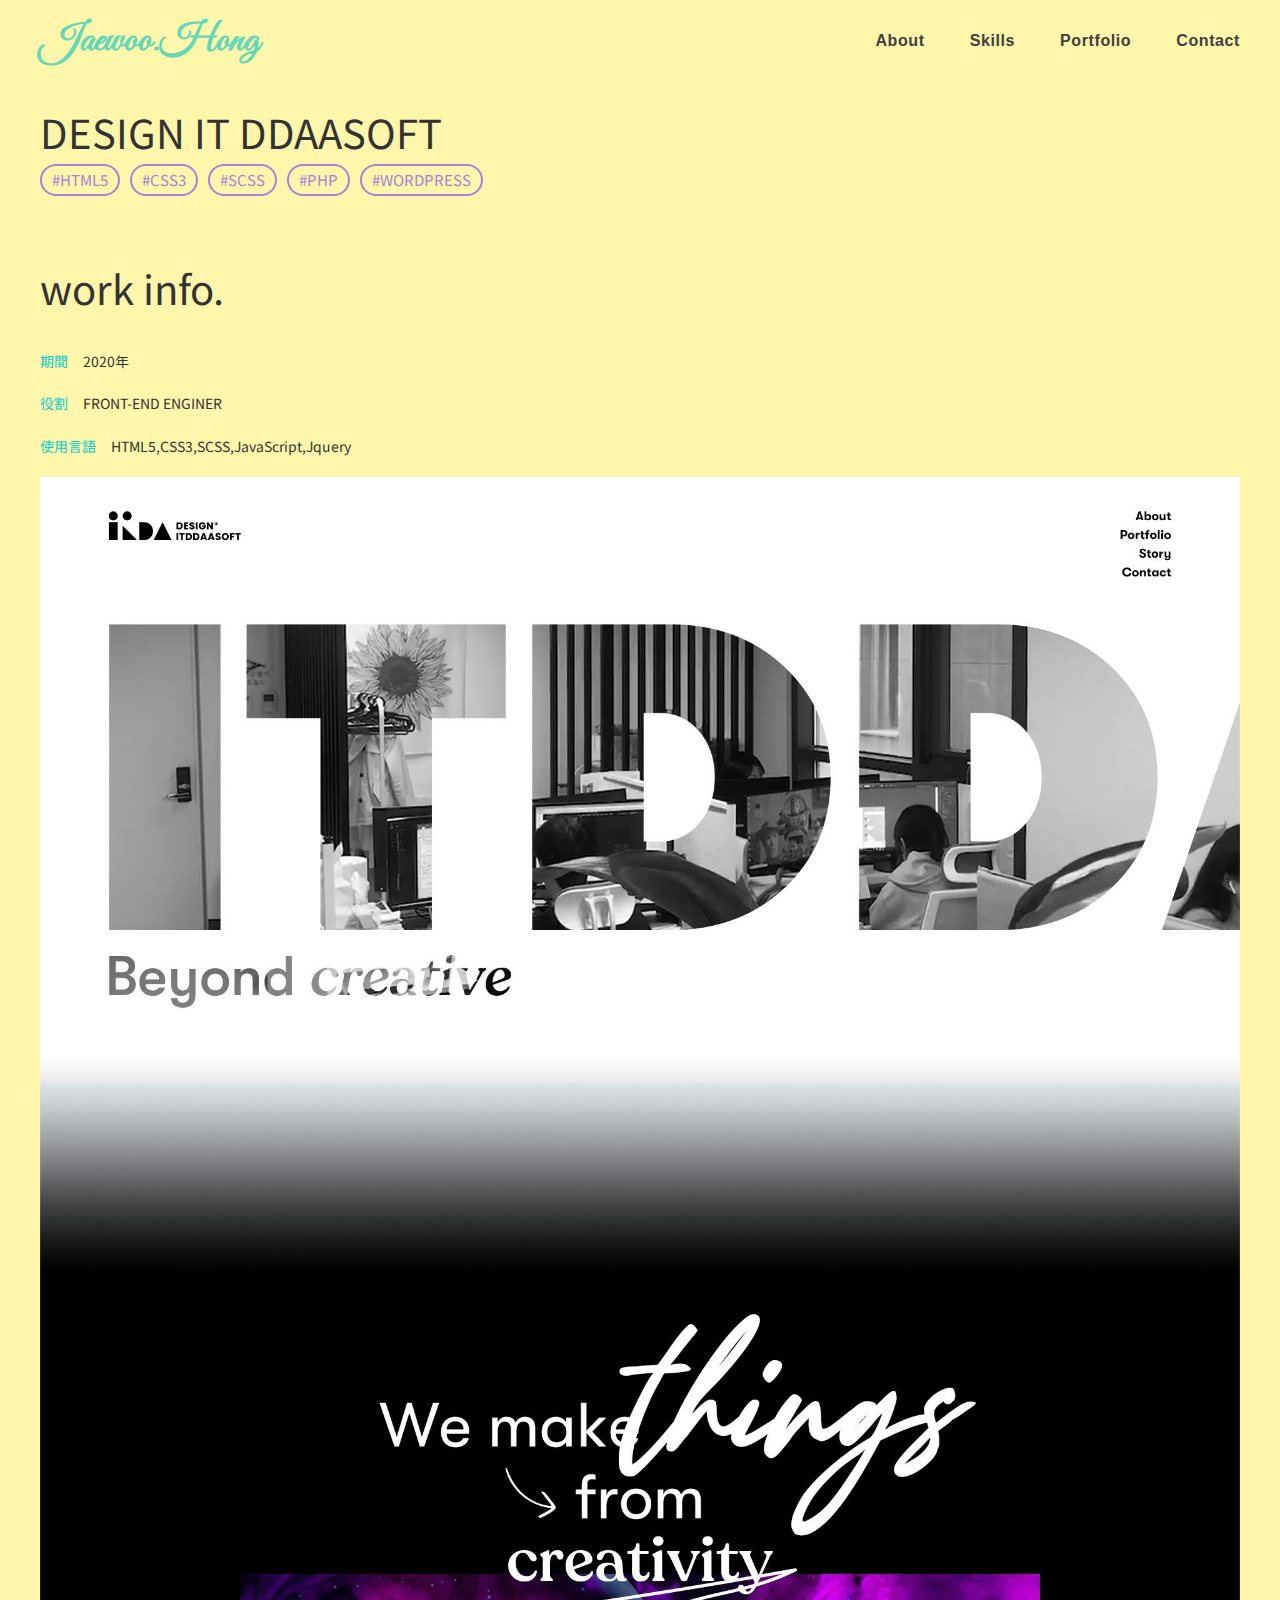
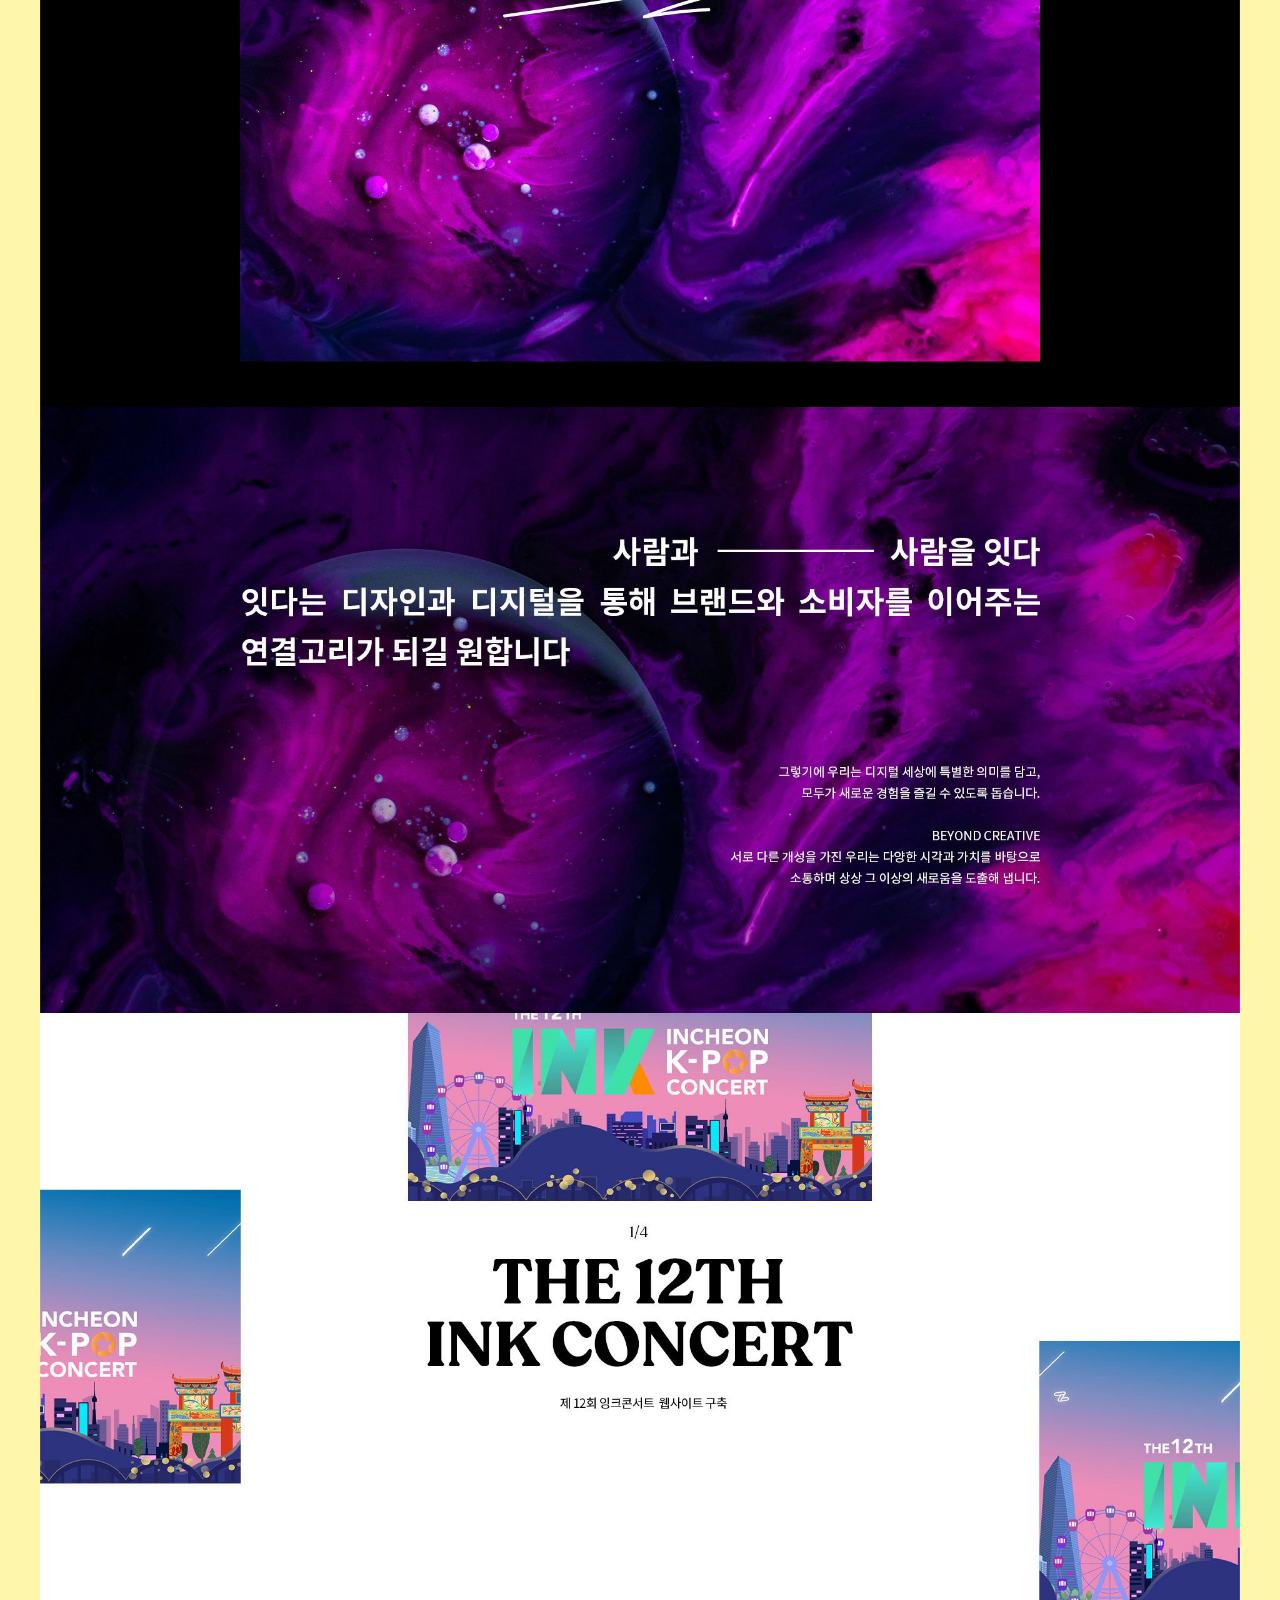
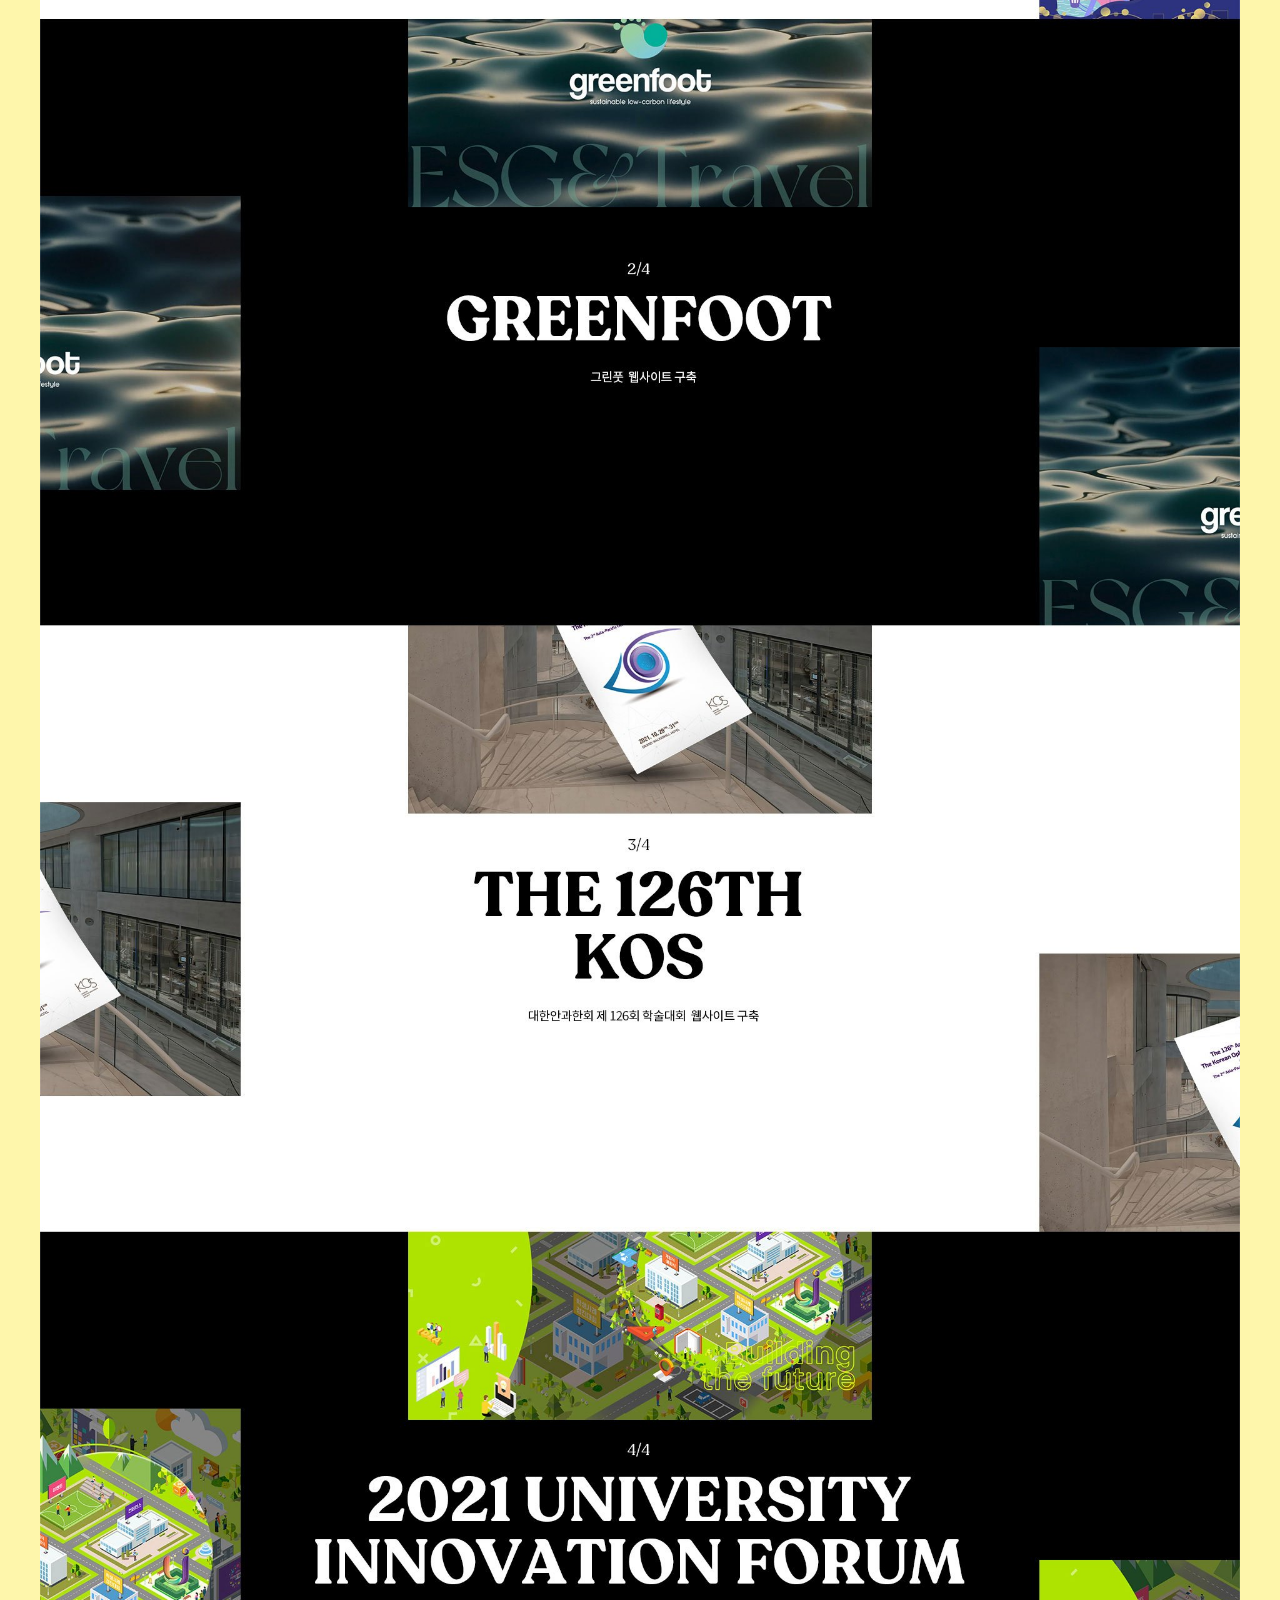
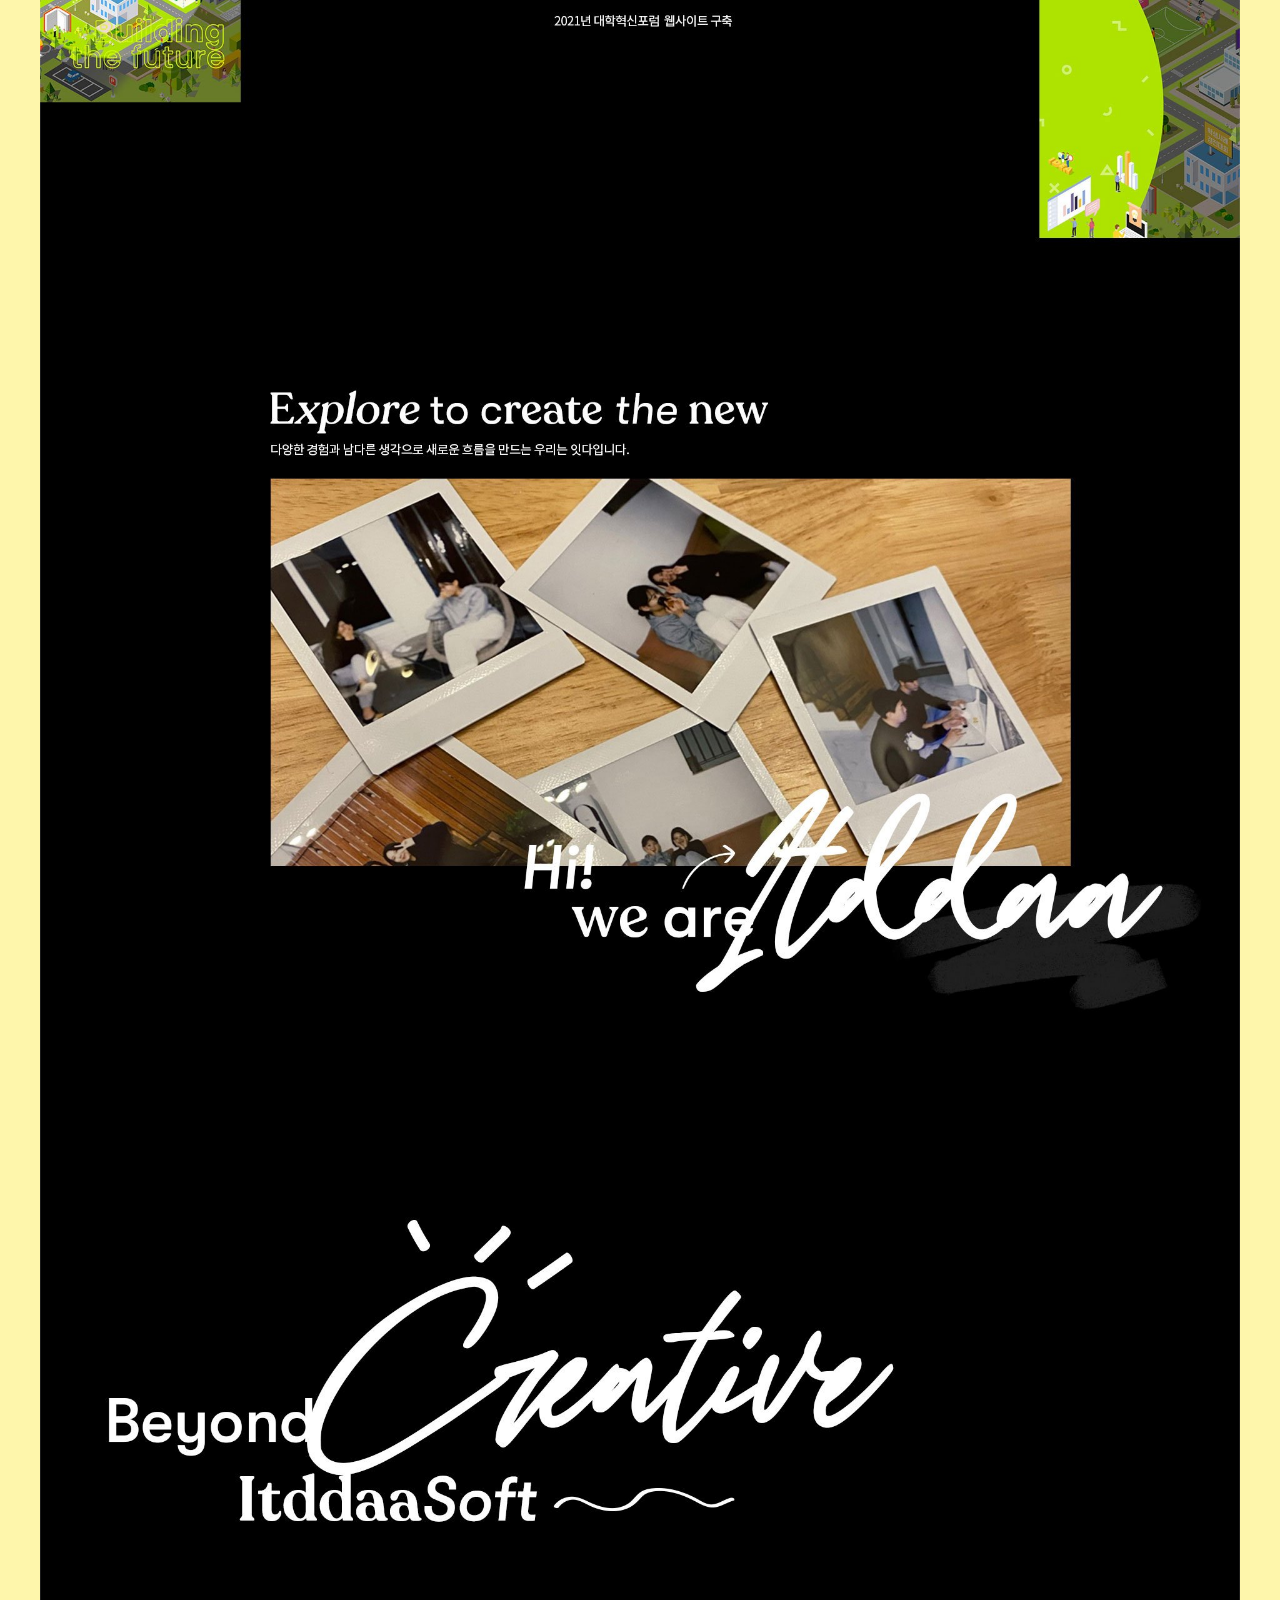
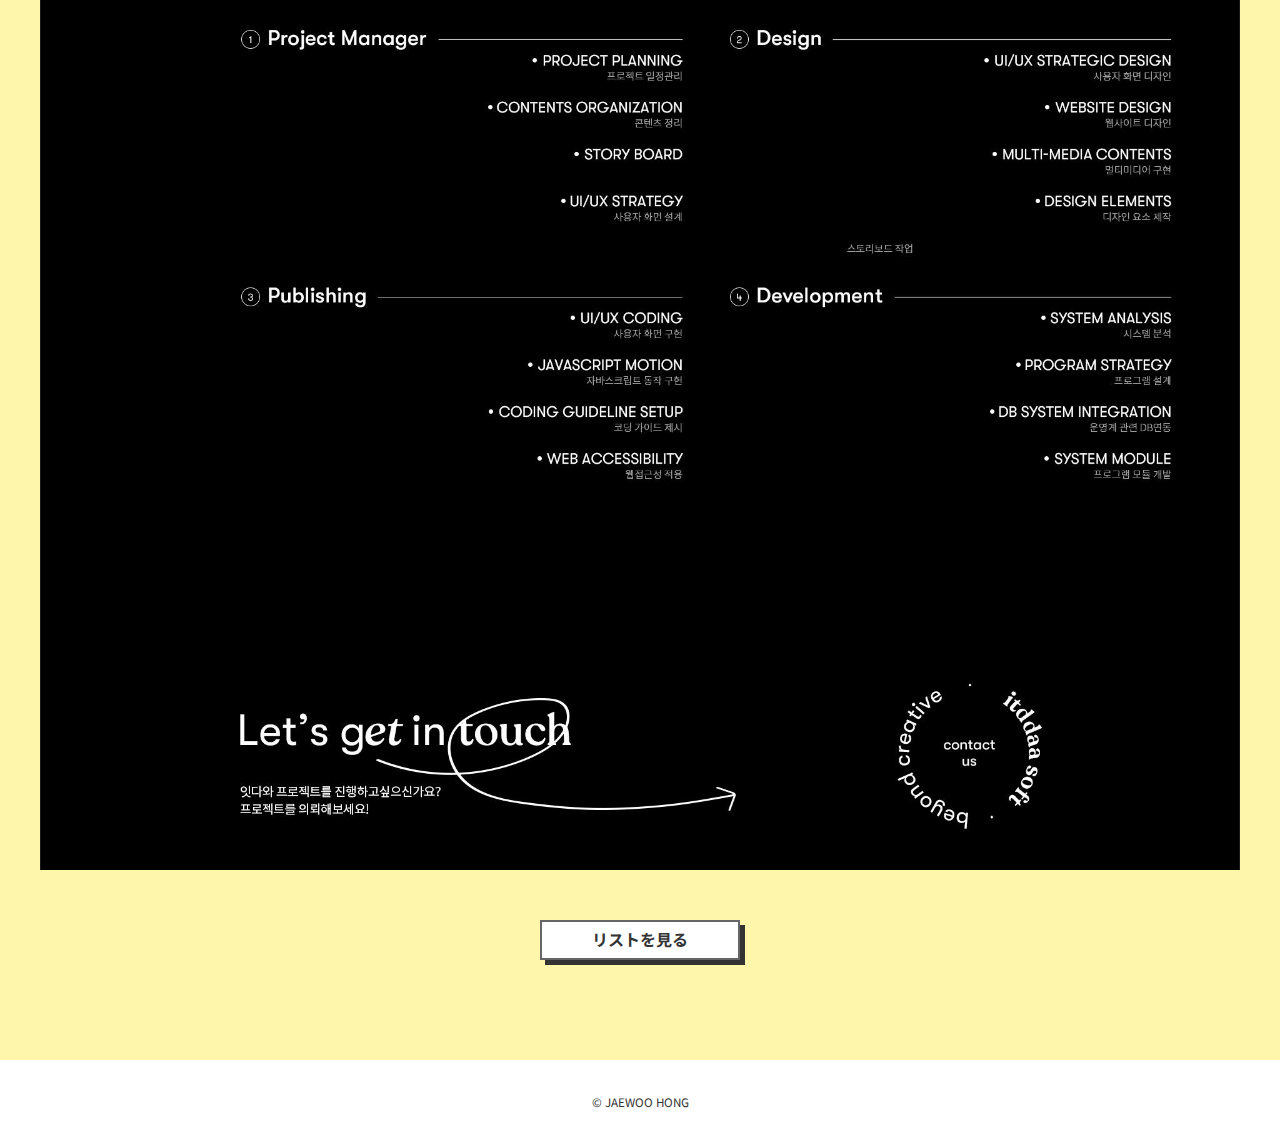
<file: ddaasoft.html>
<!DOCTYPE html>
<html>

<head>
  <meta charset="UTF-8">
  <meta http-equiv="X-UA-Compatible" content="IE=edge">
  <meta name="viewport" content="width=device-width, initial-scale=1.0">
  <title>JAEWOO.HONG</title>
  <link rel="stylesheet" href="./assets/css/reset.css">
  <link rel="stylesheet" href="./assets/css/style.css">
  <script src="https://cdnjs.cloudflare.com/ajax/libs/jquery/3.6.0/jquery.min.js"></script>
  <script src="./assets/js/script.js"></script>
</head>

<body>
  <header class="l-header pj">
    <div class="l-header__content">
      <h2 class="l-header__content__name">
        <a href="./index.html">Jaewoo.Hong</a>
      </h2>
      <div class="hamburger__toggle">
        <div>
          <span></span>
          <span></span>
          <span></span>
        </div>
      </div>
      <div class="l-header__content__menu">
        <ul class="l-header__content__menu__list">
          <li class="l-header__content__menu__list__item"><a href="./index.html#top">About</a></li>
          <li class="l-header__content__menu__list__item"><a href="./index.html#skills">Skills</a></li>
          <li class="l-header__content__menu__list__item"><a href="./index.html#works">Portfolio</a></li>
          <li class="l-header__content__menu__list__item"><a href="./index.html#contact">Contact</a></li>
        </ul>
      </div>
    </div>
  </header>
  <main class="p-sub">
    <section class="p-sub__content">
      <div class="p-sub__content__title">
        <h1>DESIGN IT DDAASOFT</h1>
      </div>
      <ul class="p-sub__content__tag">
        <li>#HTML5</li>
        <li>#CSS3</li>
        <li>#SCSS</li>
        <li>#PHP</li>
        <li>#WORDPRESS</li>
      </ul>
      <div class="p-sub__content__workinfo">
        <h2>work info.</h2>
        <ul>
          <li><span>期間</span>2020年</li>
          <li><span>役割</span>FRONT-END ENGINER</li>
          <li><span>使用言語</span>HTML5,CSS3,SCSS,JavaScript,Jquery</li>
        </ul>
      </div>
      <div class="p-sub__content__img">
        <img src="./assets/images/pj/ddaasoft.jpg" alt="">
      </div>
      <div class="p-sub__content__btn">
        <a class="p-sub__content__btn__link" href="./list.html">リストを見る</a>
      </div>
    </section>
  </main>
  <footer class="l-footer">
    <small>&copy; JAEWOO HONG</small>
  </footer>
</body>

</html>
</file>
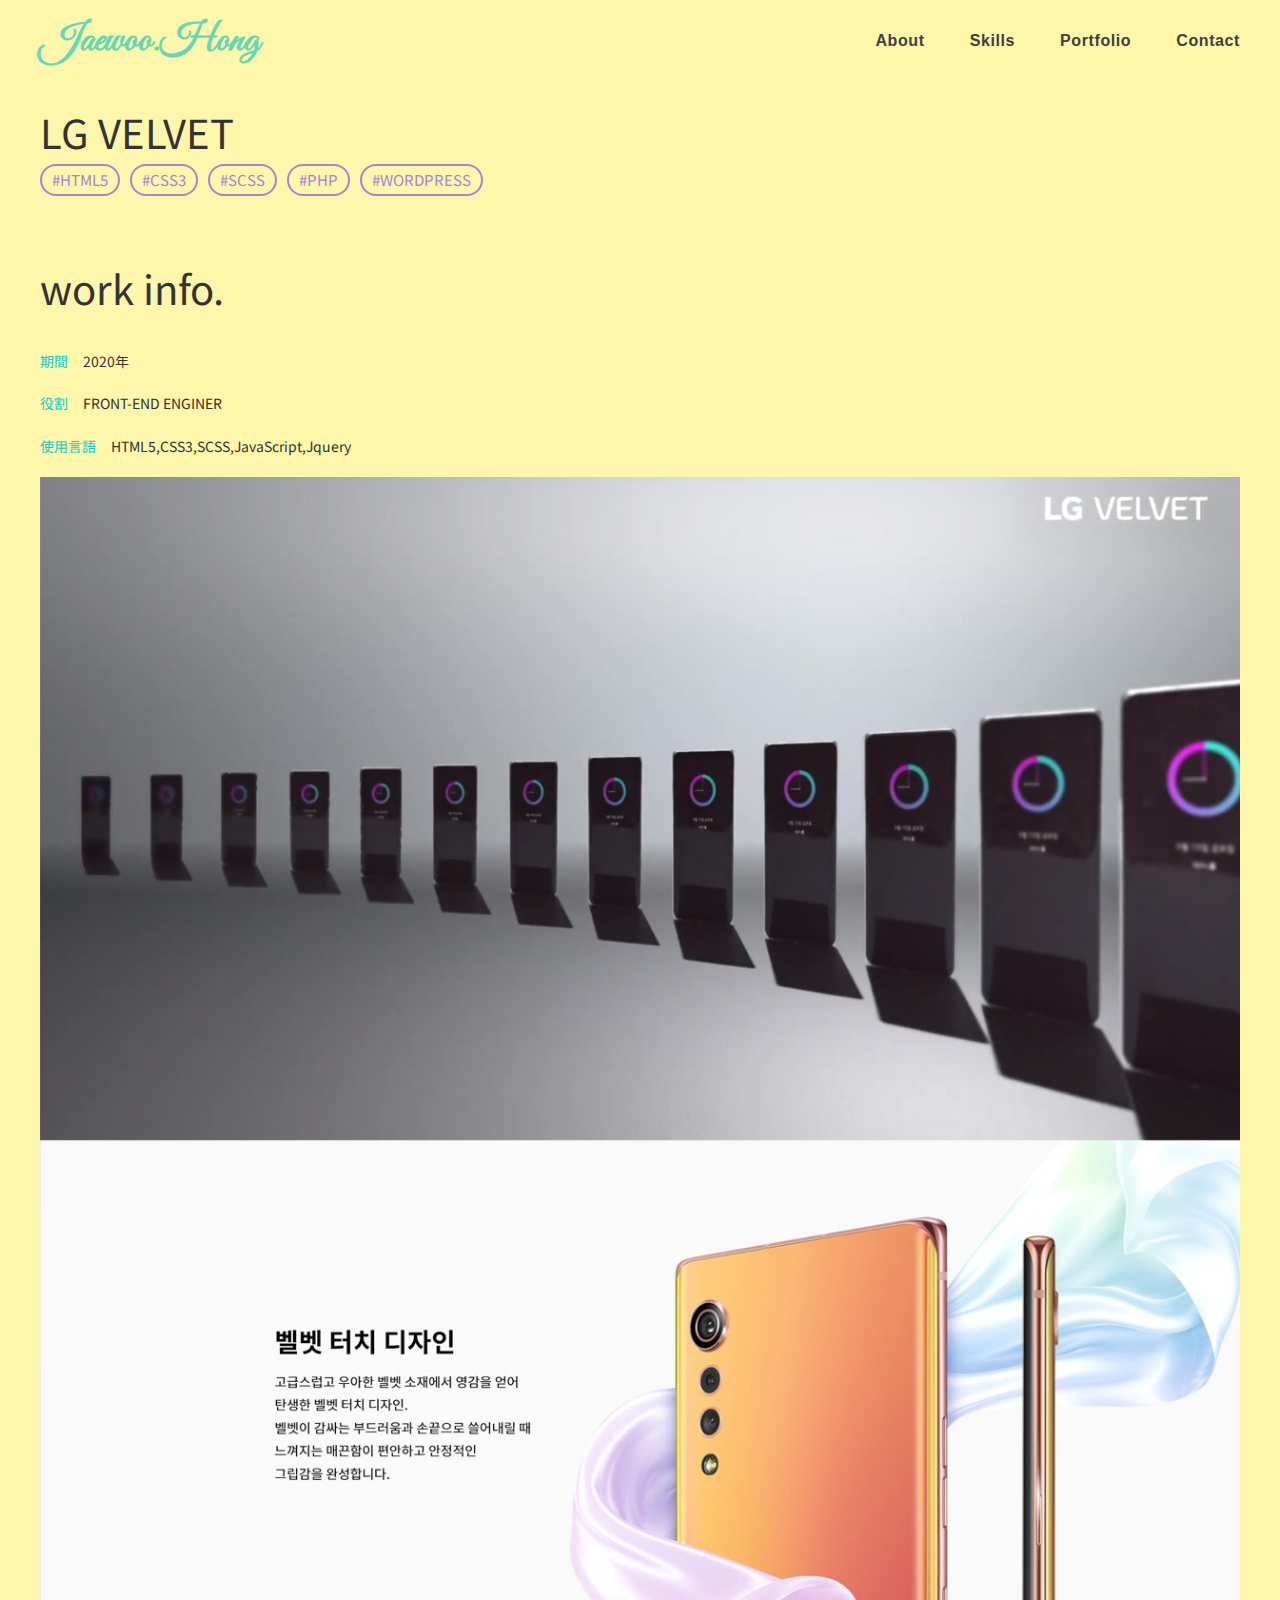
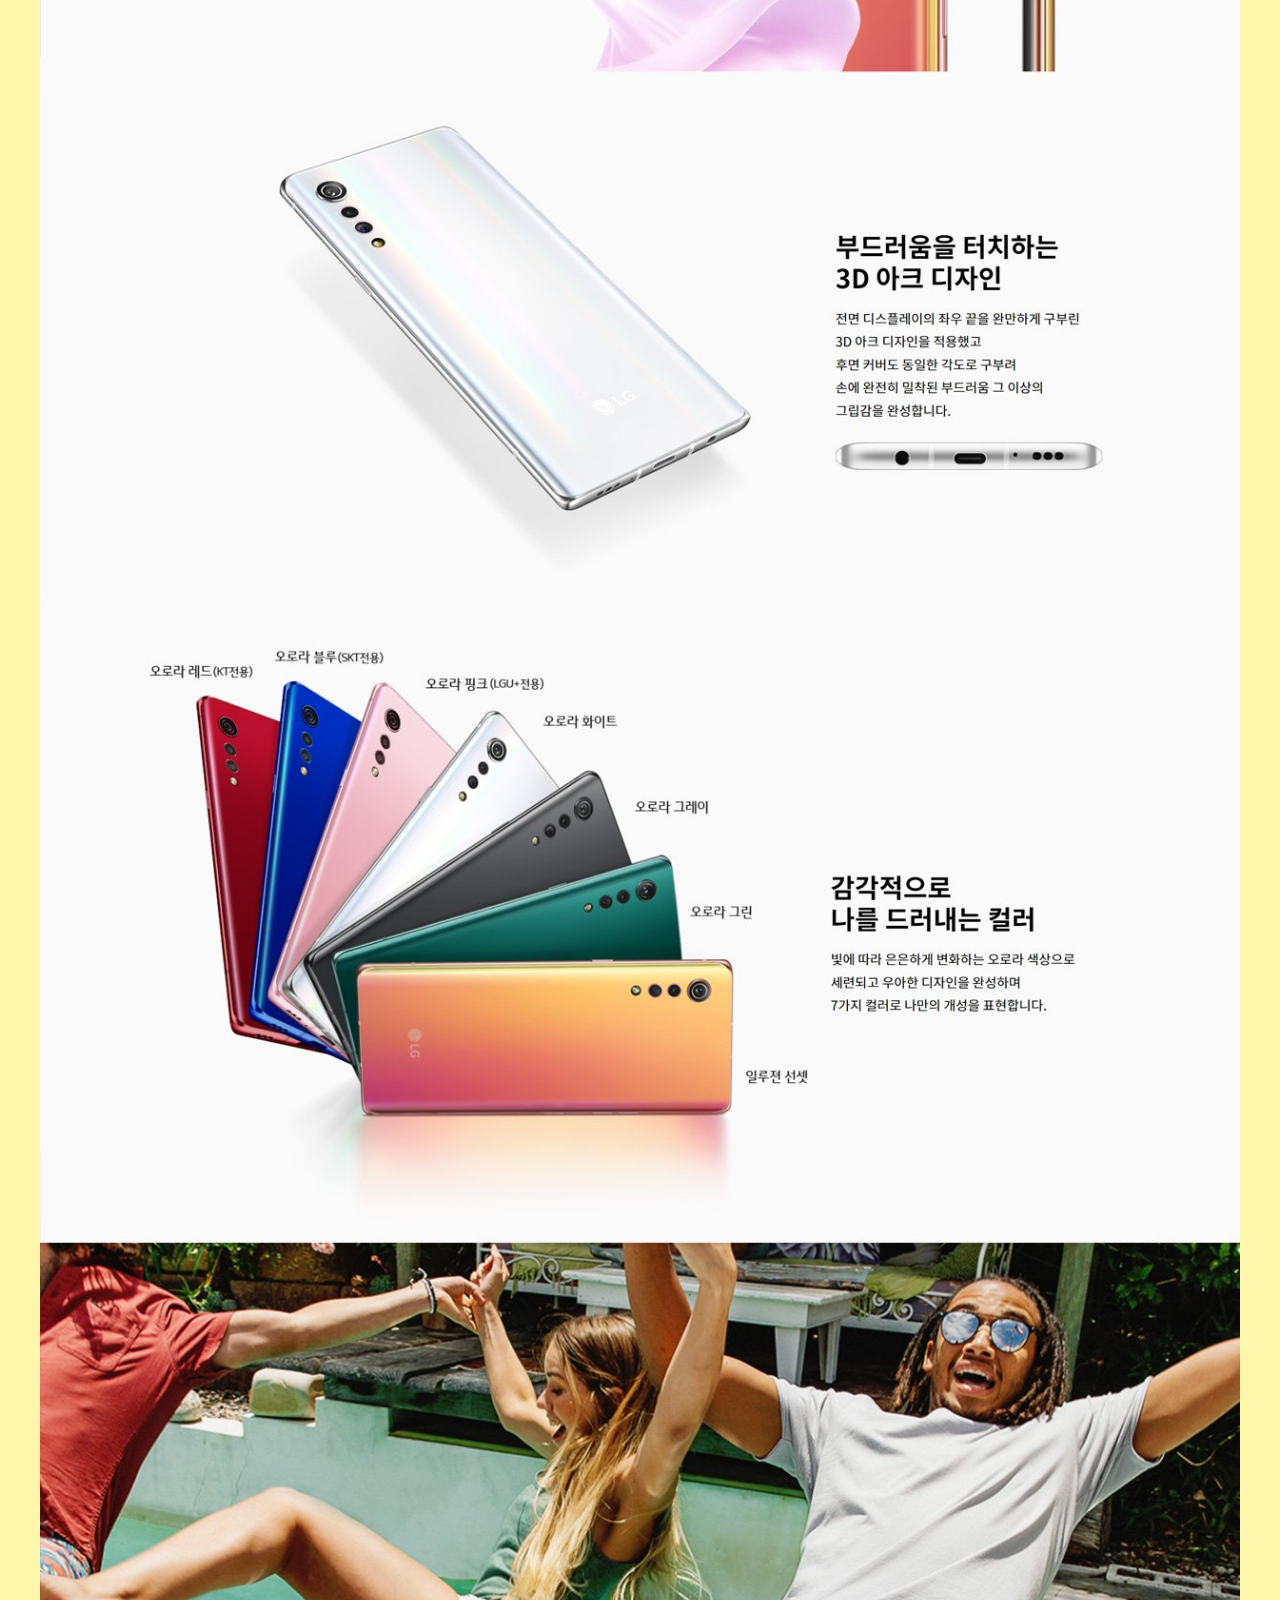
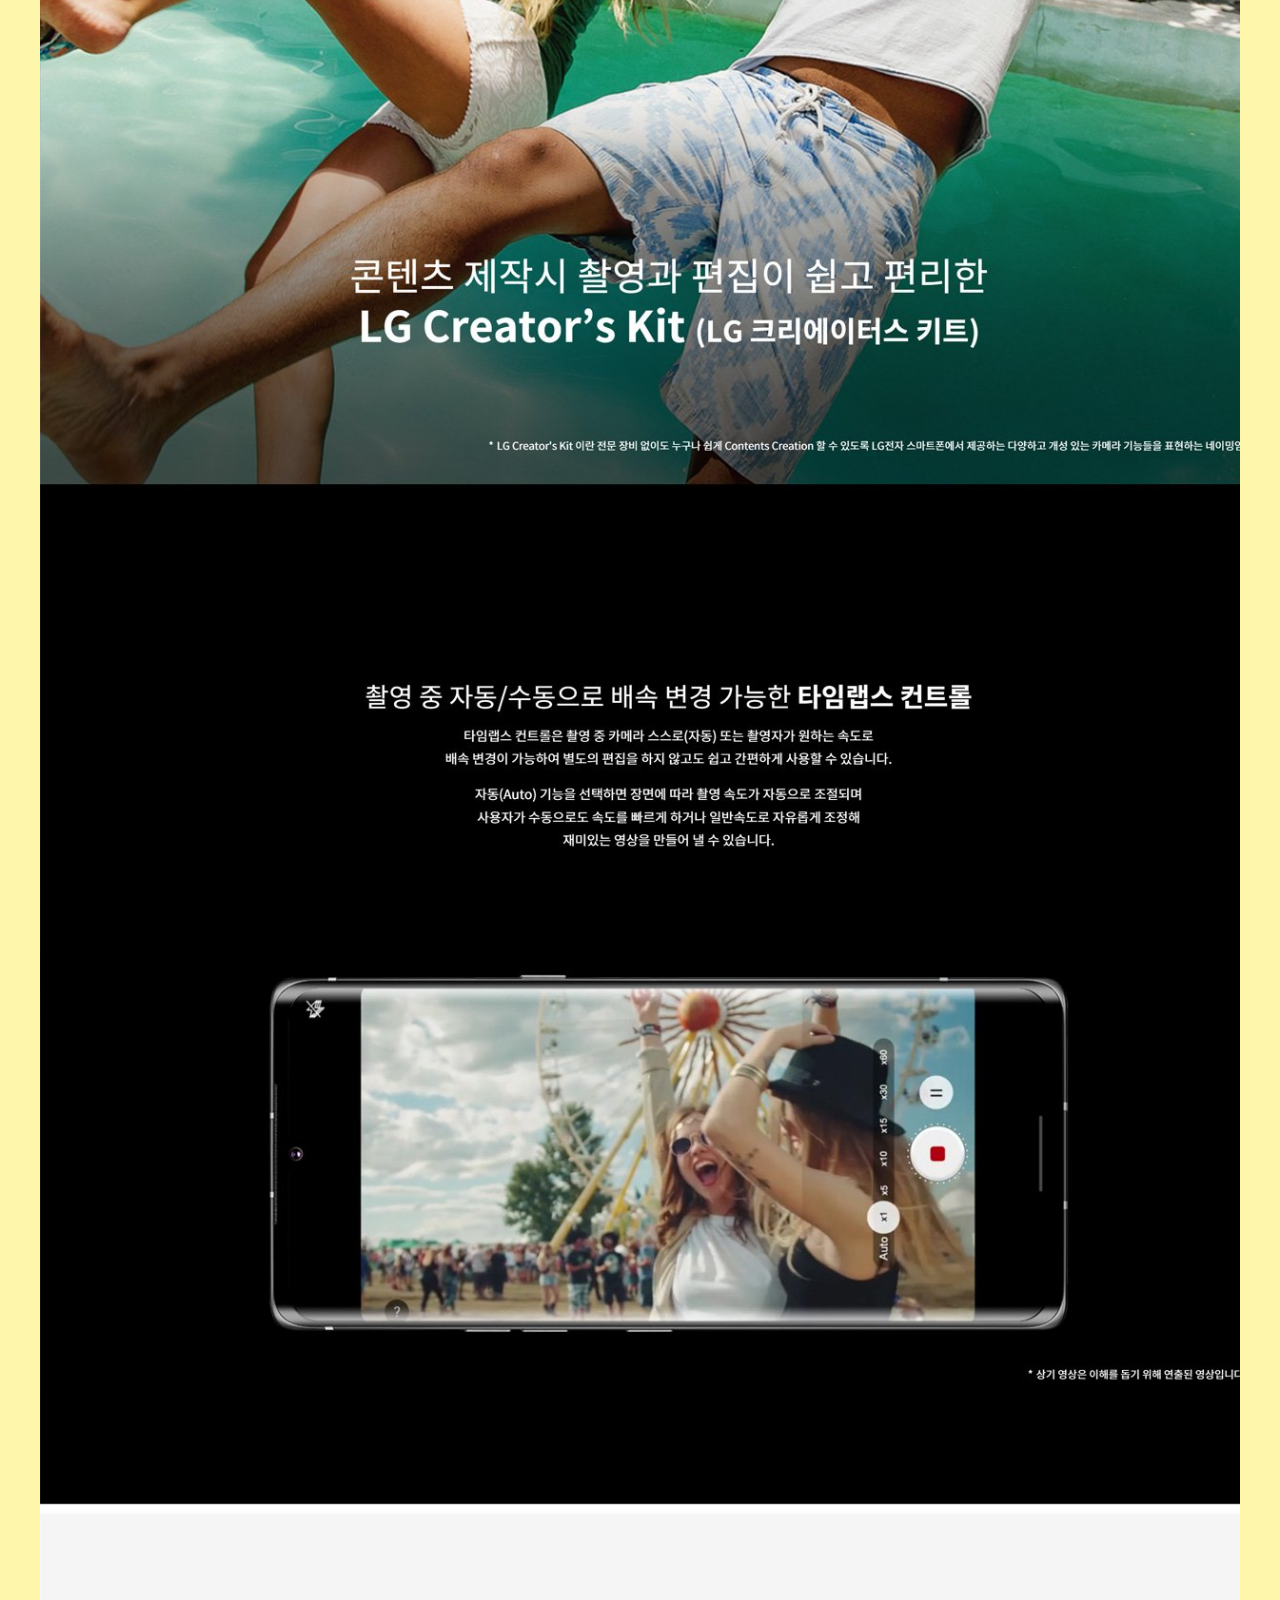
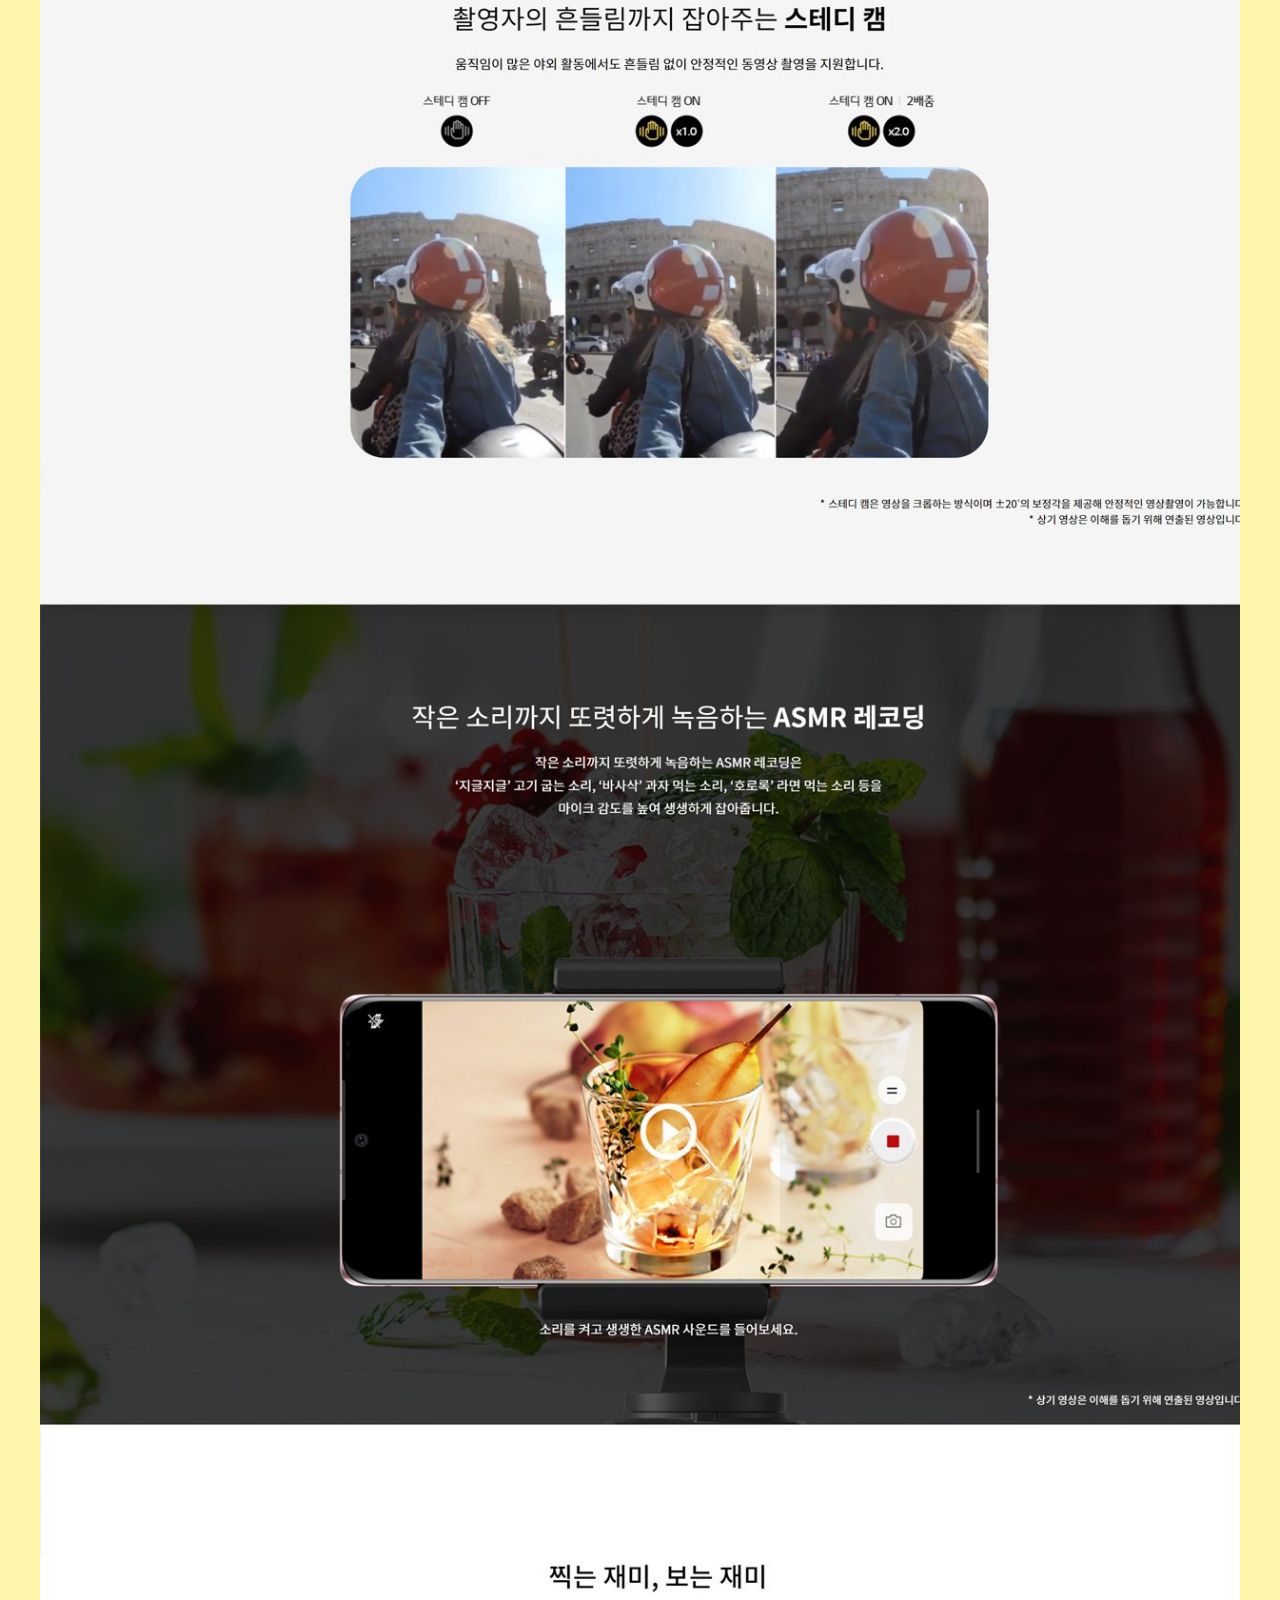
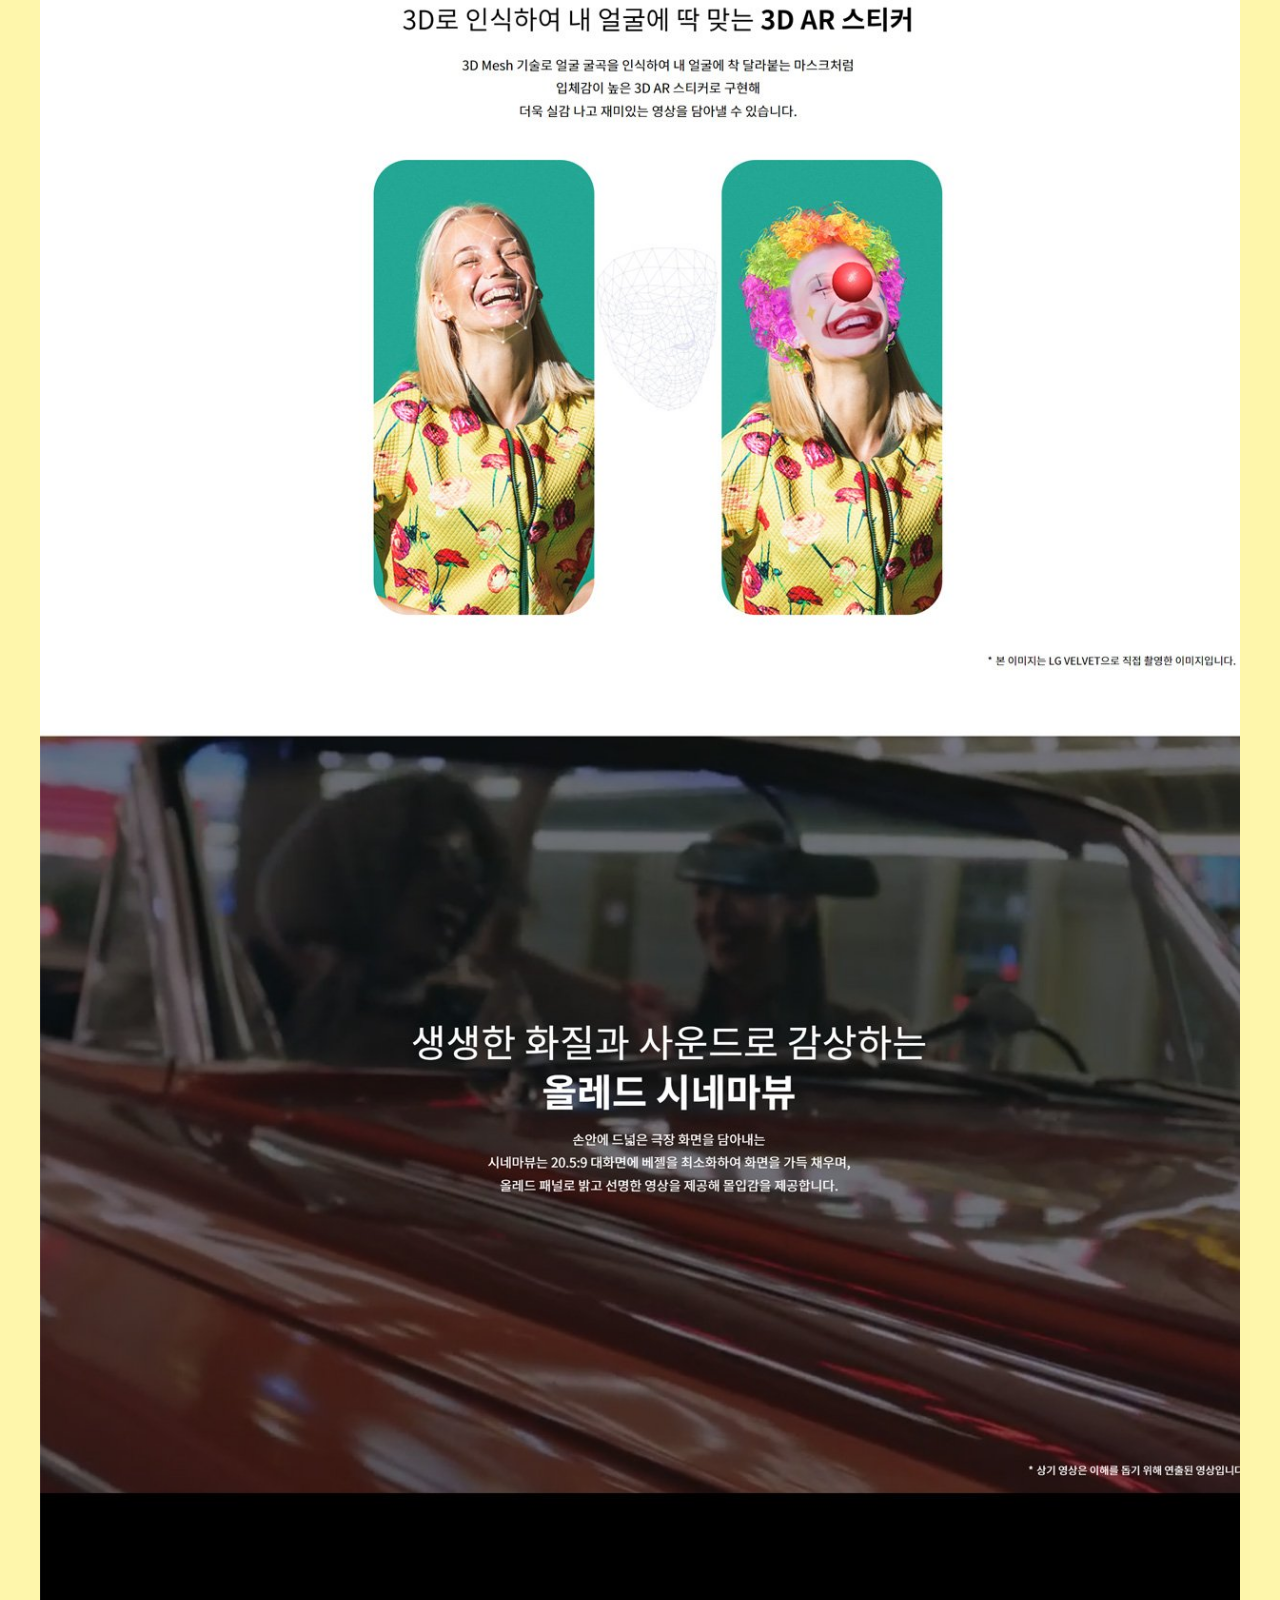
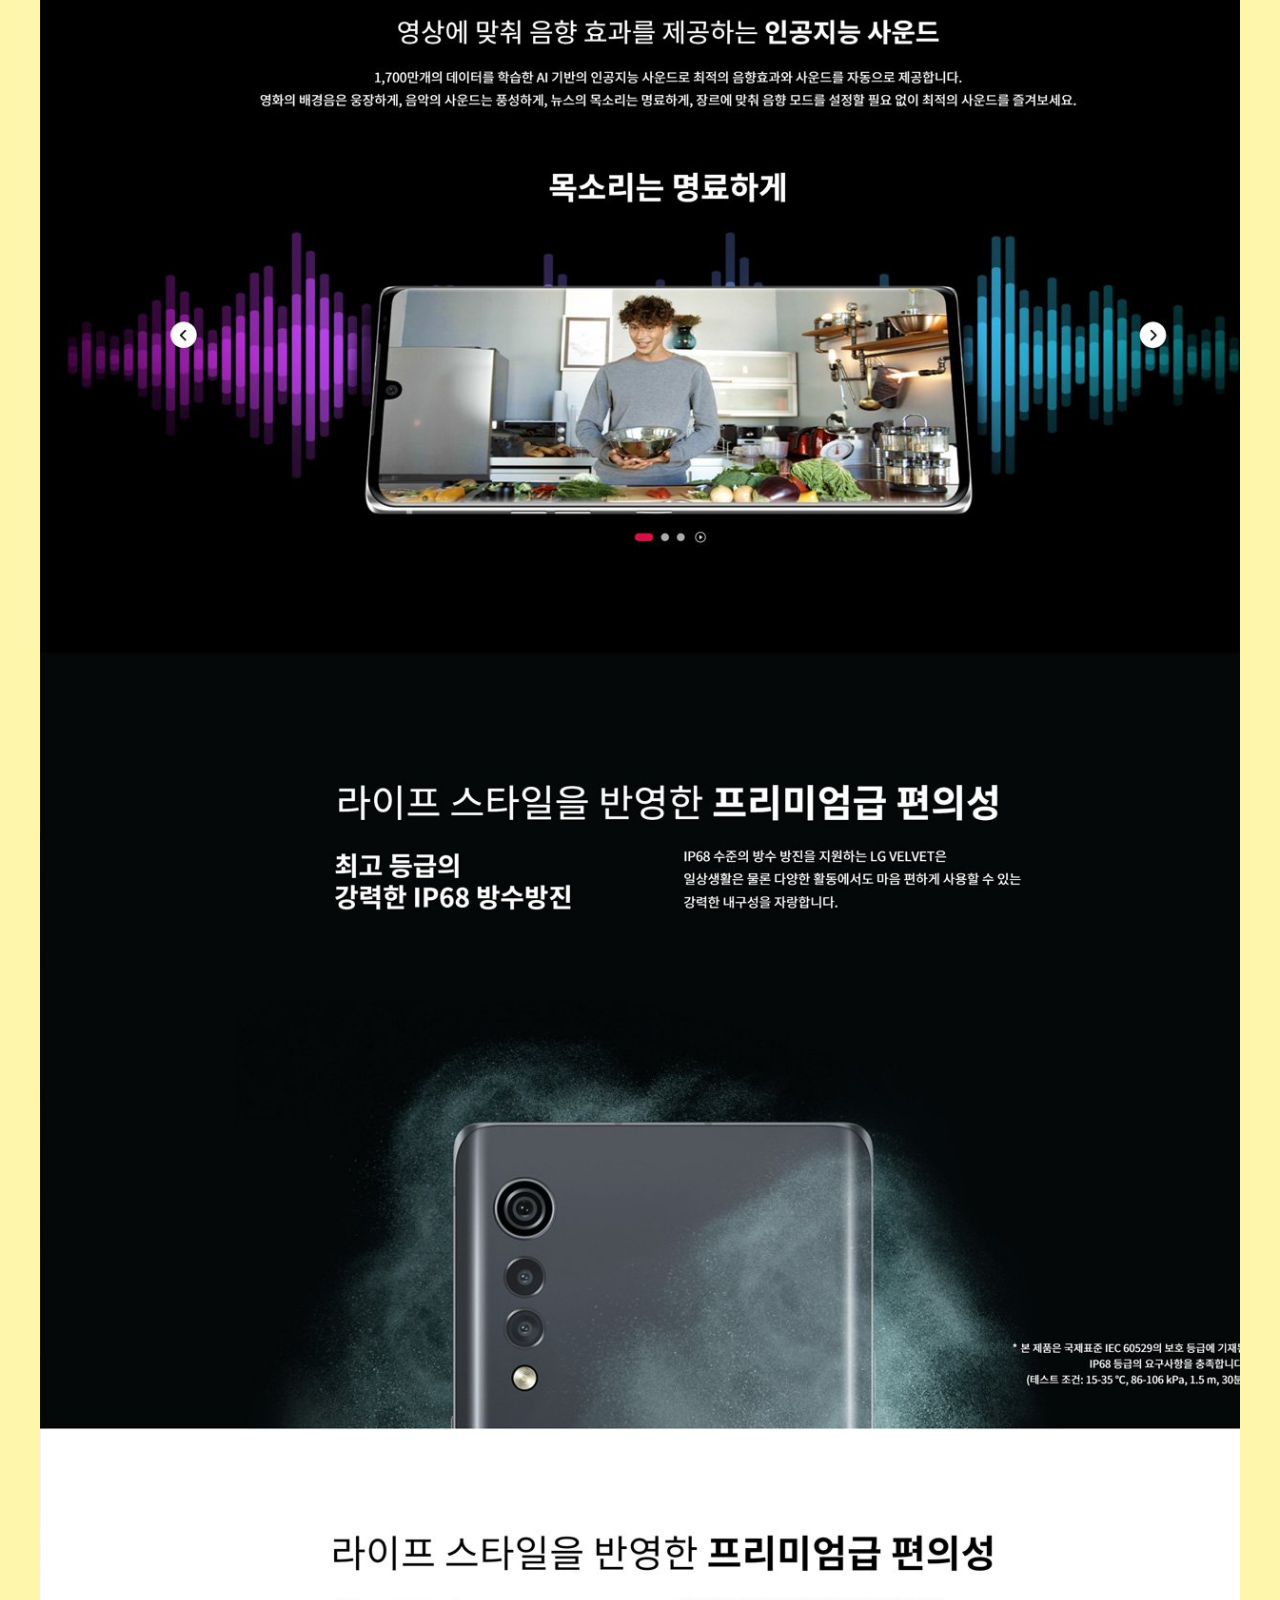
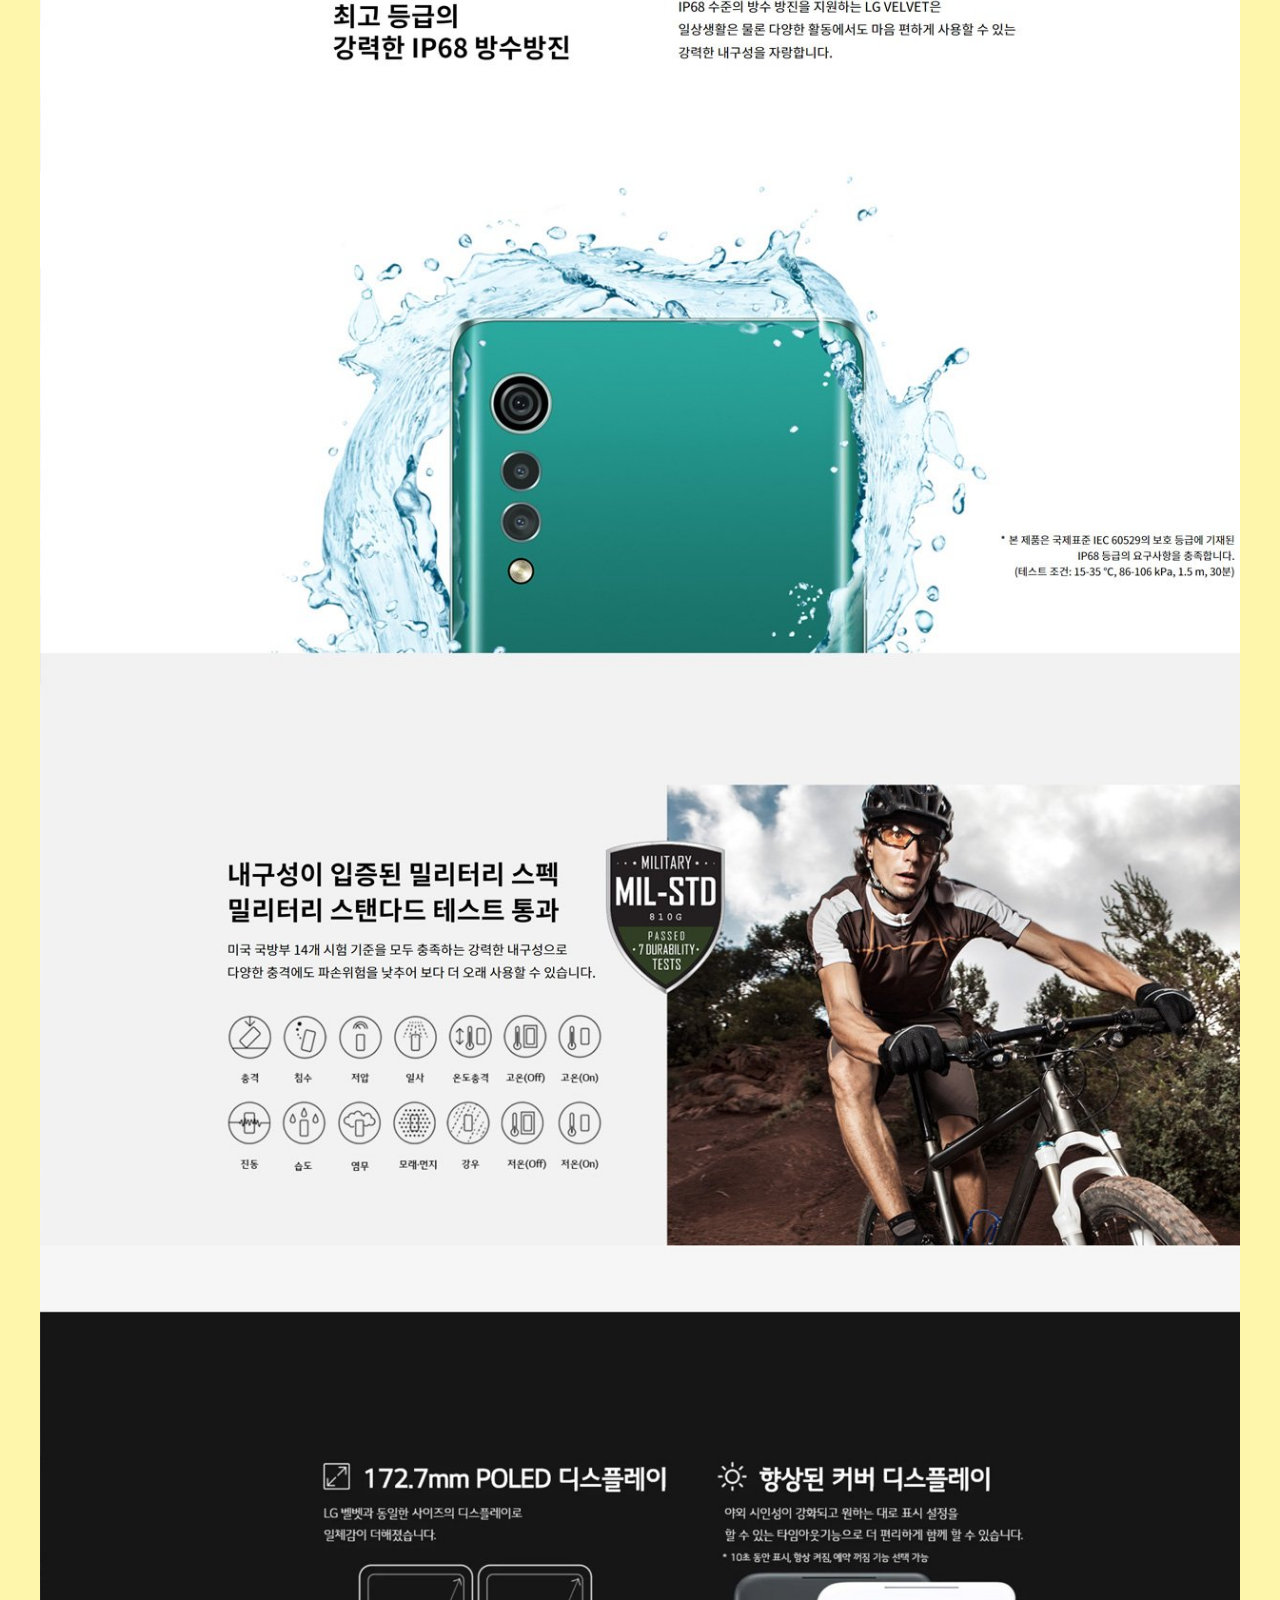
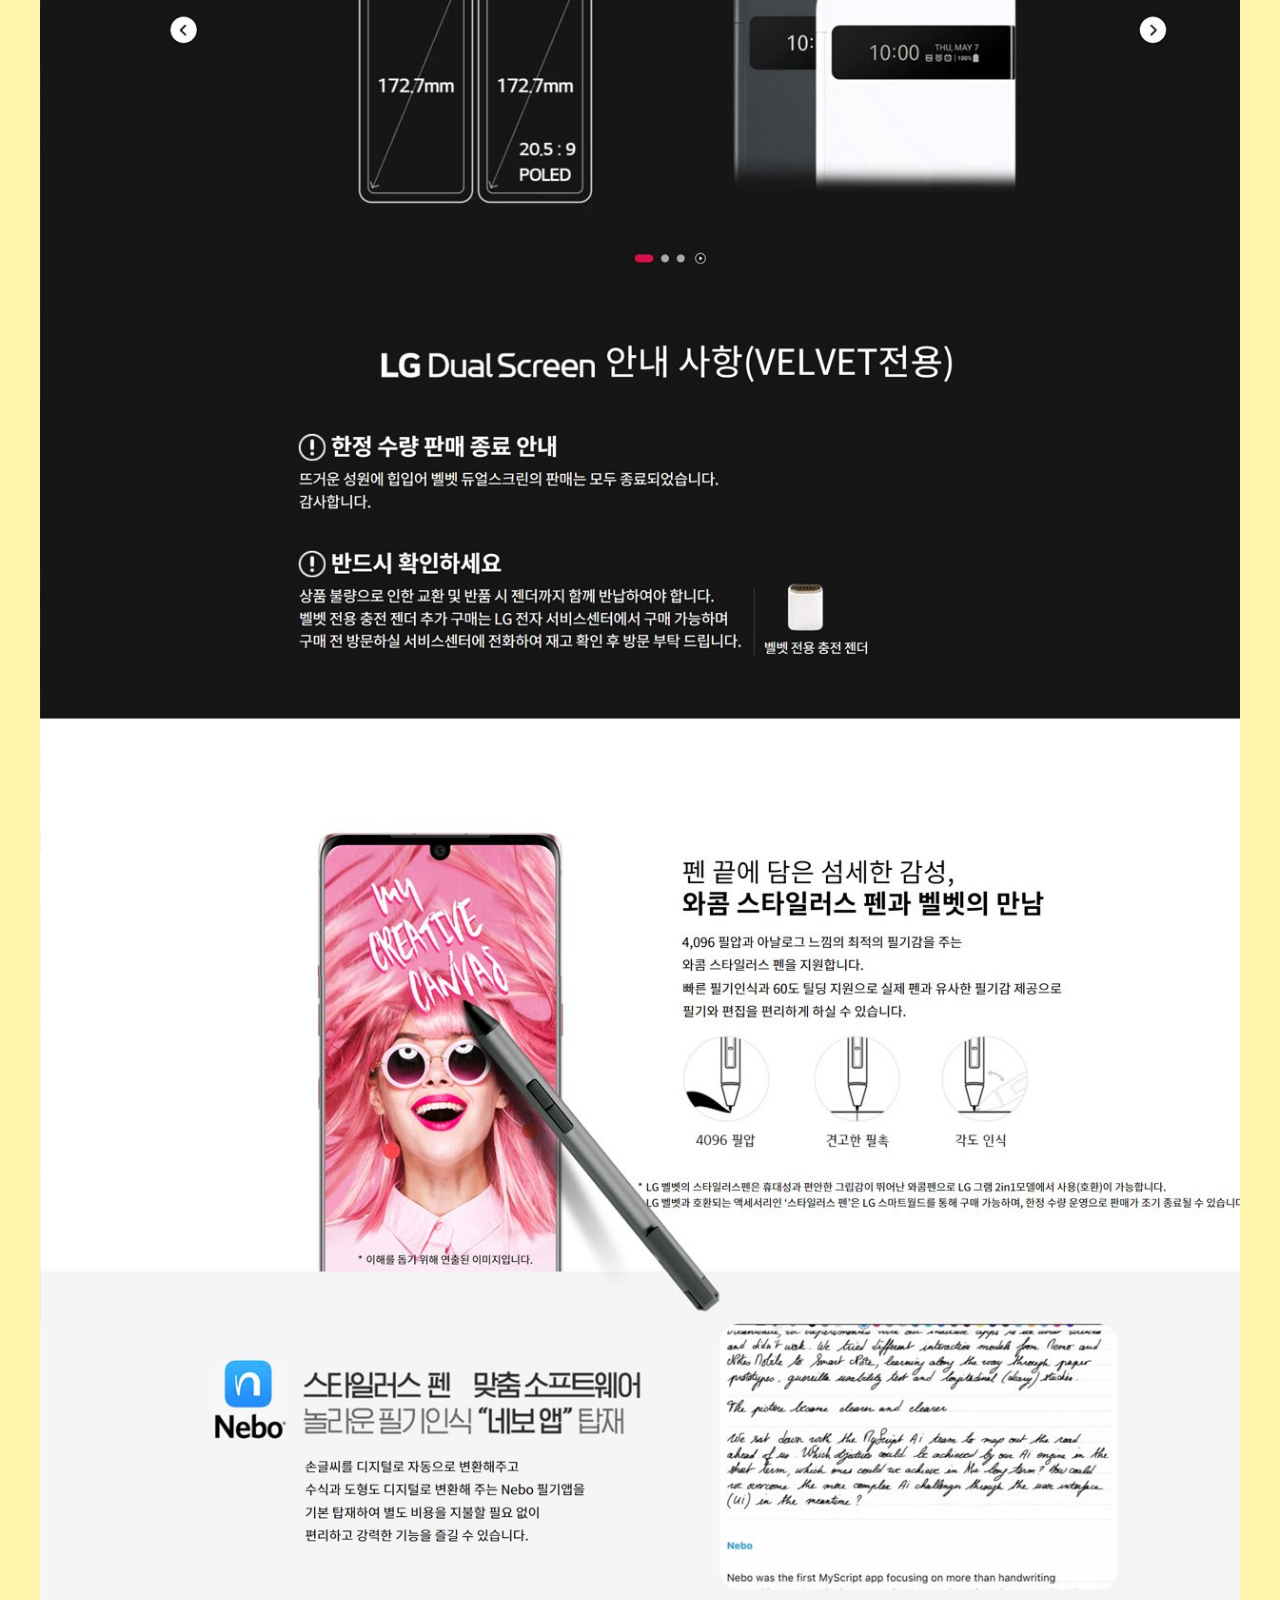
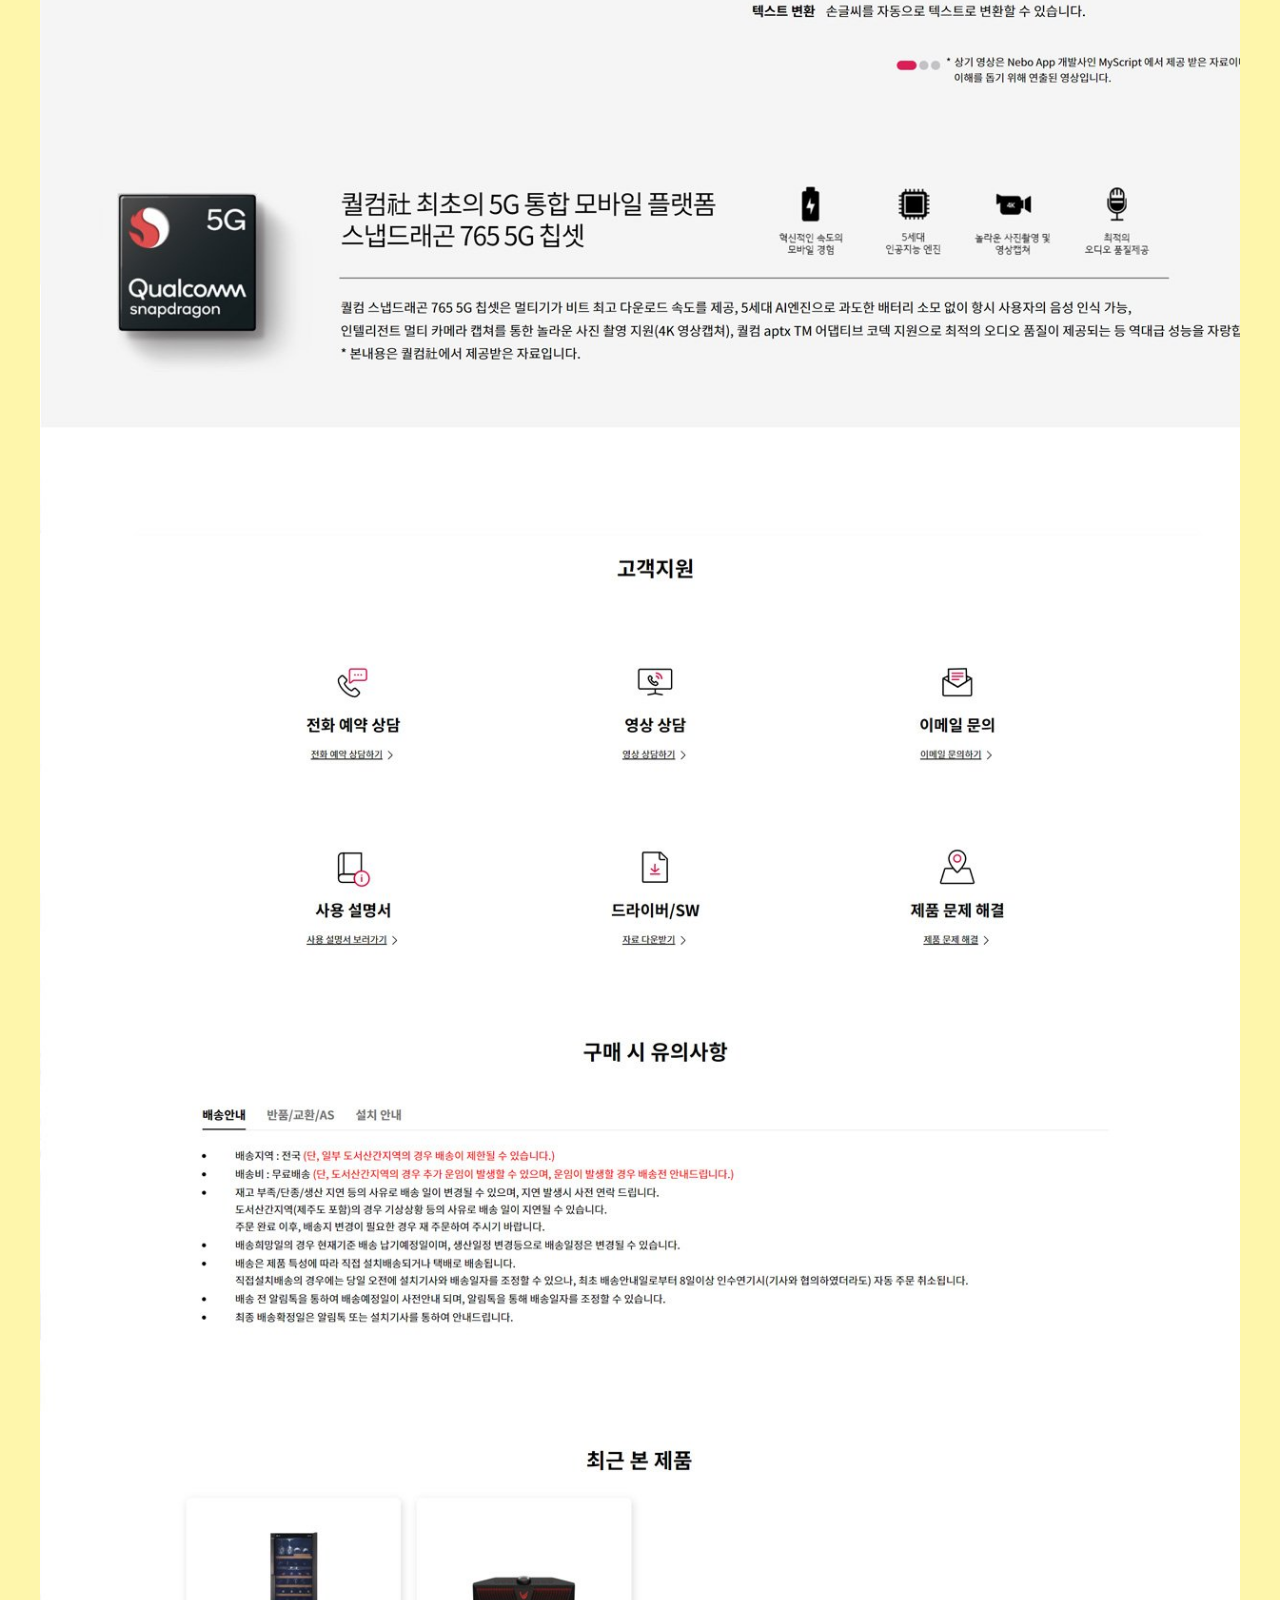
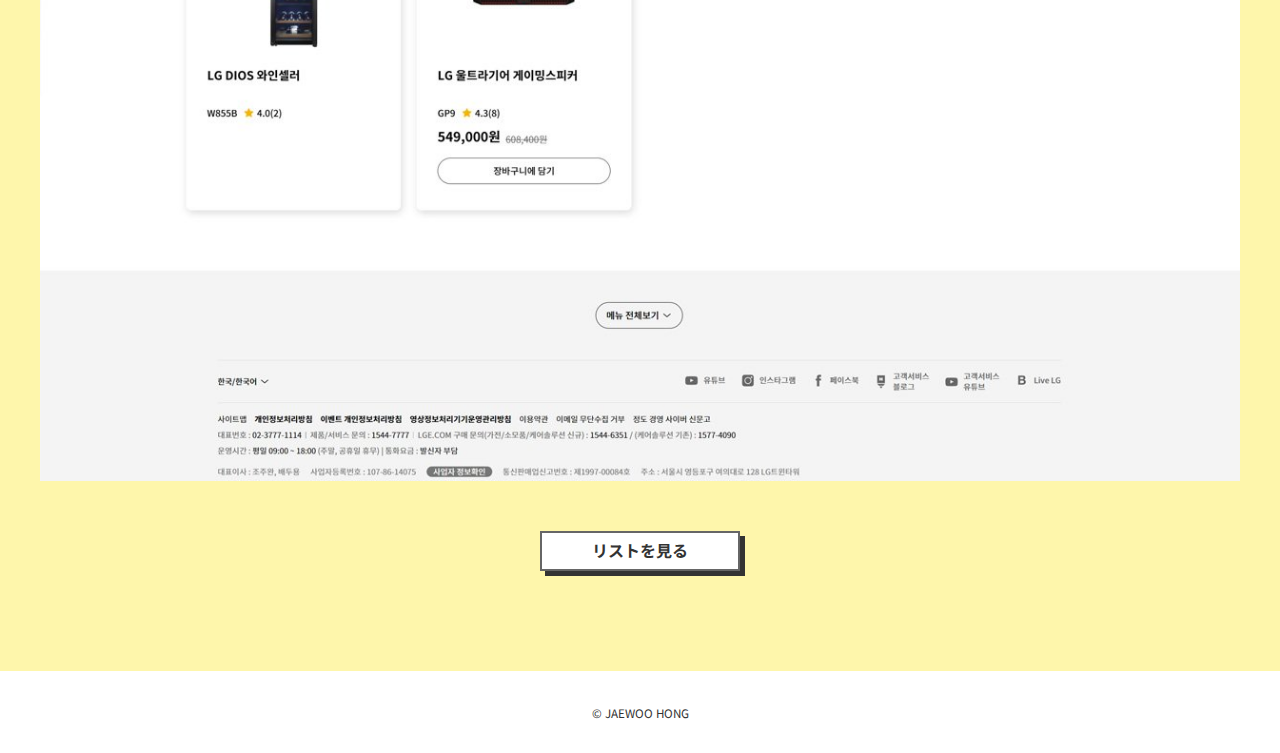
<file: lgvelvet.html>
<!DOCTYPE html>
<html>

<head>
  <meta charset="UTF-8">
  <meta http-equiv="X-UA-Compatible" content="IE=edge">
  <meta name="viewport" content="width=device-width, initial-scale=1.0">
  <title>JAEWOO.HONG</title>
  <link rel="stylesheet" href="./assets/css/reset.css">
  <link rel="stylesheet" href="./assets/css/style.css">
  <script src="https://cdnjs.cloudflare.com/ajax/libs/jquery/3.6.0/jquery.min.js"></script>
  <script src="./assets/js/script.js"></script>
</head>

<body>
  <header class="l-header pj">
    <div class="l-header__content">
      <h2 class="l-header__content__name">
        <a href="./index.html">Jaewoo.Hong</a>
      </h2>
      <div class="hamburger__toggle">
        <div>
          <span></span>
          <span></span>
          <span></span>
        </div>
      </div>
      <div class="l-header__content__menu">
        <ul class="l-header__content__menu__list">
          <li class="l-header__content__menu__list__item"><a href="./index.html#top">About</a></li>
          <li class="l-header__content__menu__list__item"><a href="./index.html#skills">Skills</a></li>
          <li class="l-header__content__menu__list__item"><a href="./index.html#works">Portfolio</a></li>
          <li class="l-header__content__menu__list__item"><a href="./index.html#contact">Contact</a></li>
        </ul>
      </div>
    </div>
  </header>
  <main class="p-sub">
    <section class="p-sub__content">
      <div class="p-sub__content__title">
        <h1>LG VELVET</h1>
      </div>
      <ul class="p-sub__content__tag">
        <li>#HTML5</li>
        <li>#CSS3</li>
        <li>#SCSS</li>
        <li>#PHP</li>
        <li>#WORDPRESS</li>
      </ul>
      <div class="p-sub__content__workinfo">
        <h2>work info.</h2>
        <ul>
          <li><span>期間</span>2020年</li>
          <li><span>役割</span>FRONT-END ENGINER</li>
          <li><span>使用言語</span>HTML5,CSS3,SCSS,JavaScript,Jquery</li>
        </ul>
      </div>
      <div class="p-sub__content__img">
        <img src="./assets/images/pj/lgvelvet.jpg" alt="">
      </div>
      <div class="p-sub__content__btn">
        <a class="p-sub__content__btn__link" href="./list.html">リストを見る</a>
      </div>
    </section>
  </main>
  <footer class="l-footer">
    <small>&copy; JAEWOO HONG</small>
  </footer>
</body>

</html>
</file>
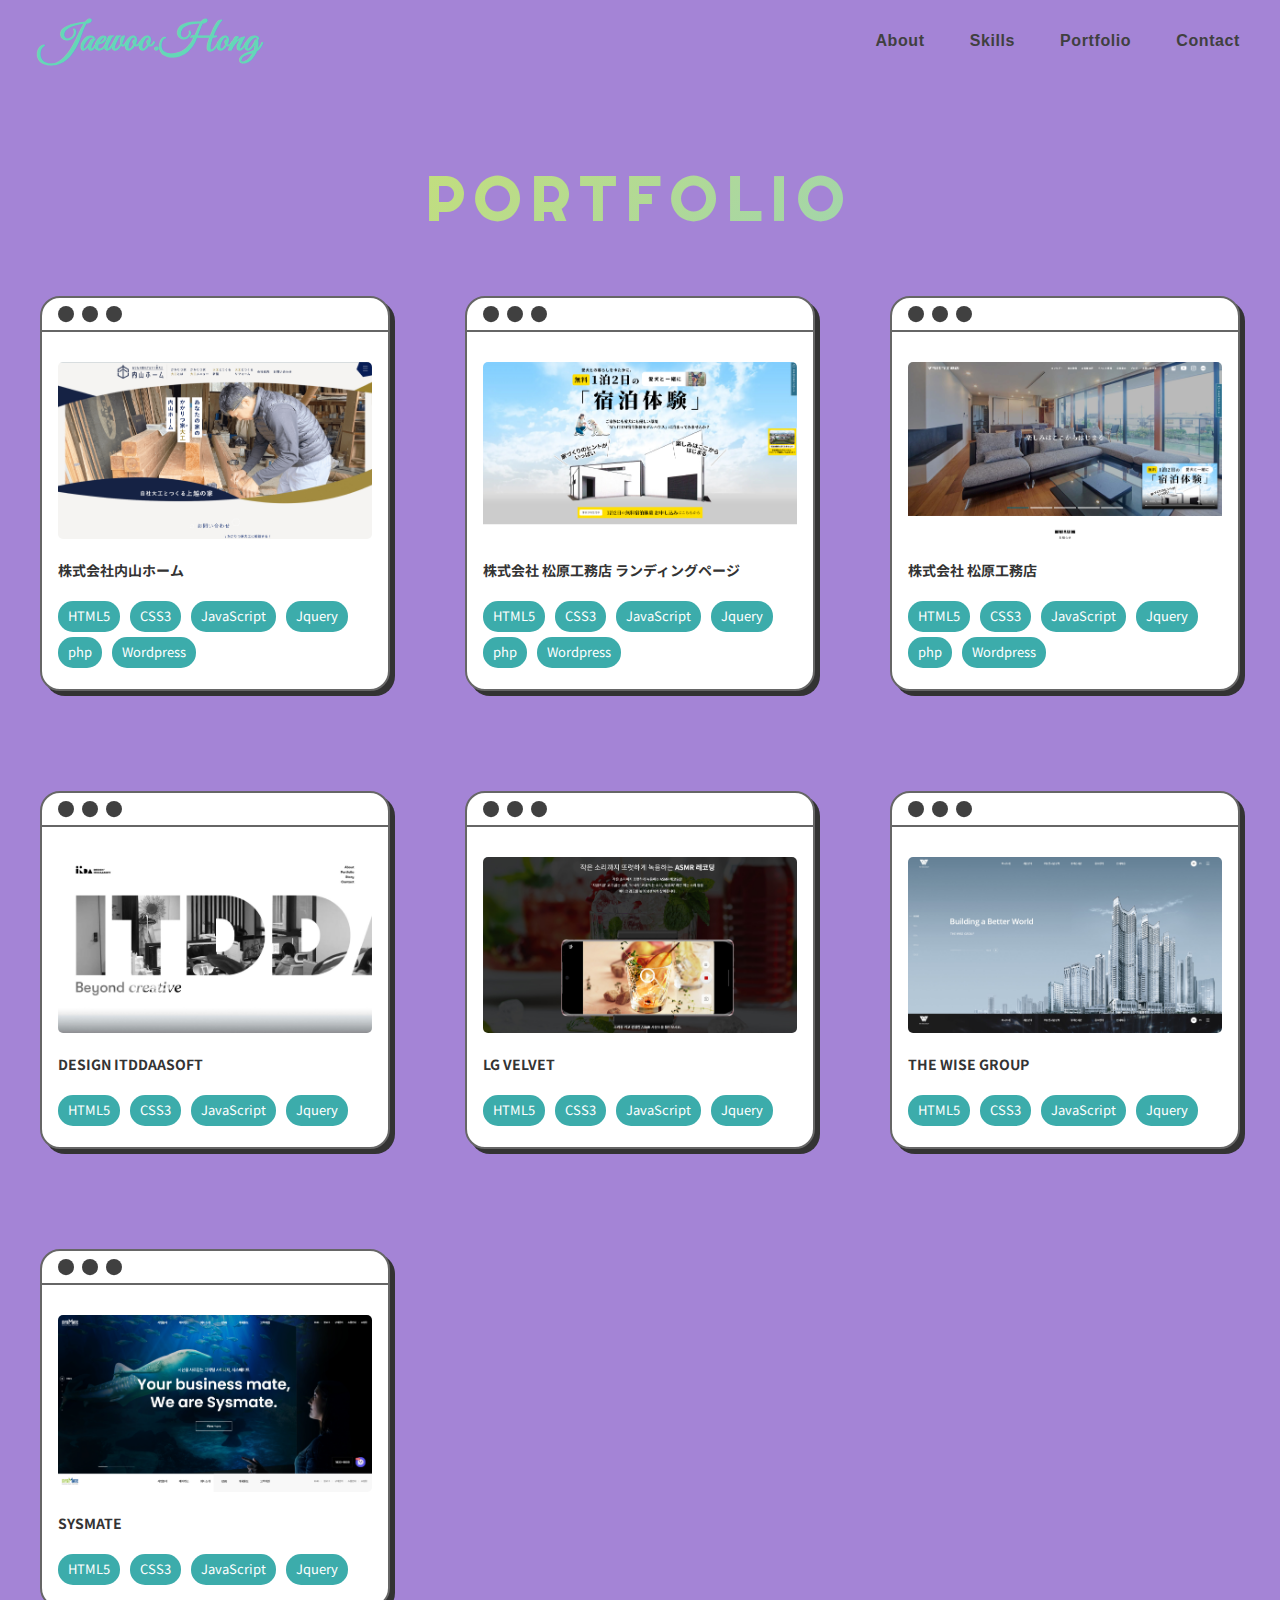
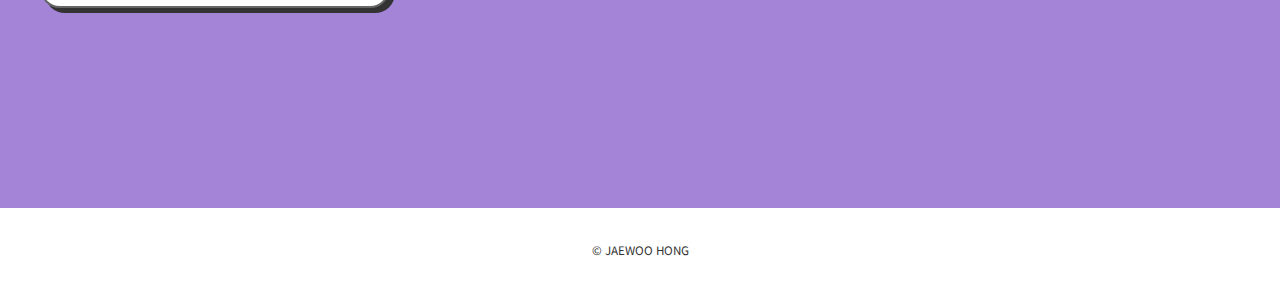
<file: list.html>
<!DOCTYPE html>
<html>
<head>
  <meta charset="UTF-8">
  <meta http-equiv="X-UA-Compatible" content="IE=edge">
  <meta name="viewport" content="width=device-width, initial-scale=1.0">
  <title>JAEWOO.HONG</title>
  <link rel="stylesheet" href="./assets/css/reset.css">
  <link rel="stylesheet" href="./assets/css/style.css">
  <link rel="stylesheet" href="https://cdnjs.cloudflare.com/ajax/libs/animate.css/4.1.1/animate.min.css">
  <script src="https://cdnjs.cloudflare.com/ajax/libs/jquery/3.6.0/jquery.min.js"></script>
  <script src="./assets/js/script.js"></script>
</head>
<body>
  <header class="l-header">
    <div class="l-header__content">
      <h2 class="l-header__content__name">
        <a href="./index.html">Jaewoo.Hong</a>
      </h2>
      <div class="hamburger__toggle">
        <div>
          <span></span>
          <span></span>
          <span></span>
        </div>
      </div>
      <div class="l-header__content__menu">
        <ul class="l-header__content__menu__list">
          <li class="l-header__content__menu__list__item"><a href="./index.html#top">About</a></li>
          <li class="l-header__content__menu__list__item"><a href="./index.html#skills">Skills</a></li>
          <li class="l-header__content__menu__list__item"><a href="./index.html#works">Portfolio</a></li>
          <li class="l-header__content__menu__list__item"><a href="./index.html#contact">Contact</a></li>
        </ul>
      </div>
    </div>
  </header>
  <main class="p-main p-list">
    <section class="p-main__works" id="p-main__works">
      <div class="p-main__works__container">
        <h2 class="c-title white" id="introduction">
          PORTFOLIO
        </h2>
        <ul class="p-main__works__container__flex">
          <li class="p-main__works__container__flex__photo">
            <div class="p-main__works__container__flex__photo__img">
              <a href="uchiyama.html"><img src="assets/images/pj/uchiyama_list.jpg"></a>
            </div>
            <div class="p-main__works__container__flex__photo__text">
              <div class="p-main__works__container__flex__photo__text__p">
                <p>株式会社内山ホーム</p>
              </div>
              <div class="p-main__works__container__flex__photo__items">
                <p>HTML5</p>
                <p>CSS3</p>
                <p>JavaScript</p>
                <p>Jquery</p>
                <p>php</p>
                <p>Wordpress</p>
              </div>
            </div>
          </li>
          <li class="p-main__works__container__flex__photo">
            <div class="p-main__works__container__flex__photo__img">
              <a href="matubarakoumutenn_lp.html"><img src="assets/images/pj/matubarakoumutenn_lp_list.jpg"></a>
            </div>
            <div class="p-main__works__container__flex__photo__text">
              <div class="p-main__works__container__flex__photo__text__p">
                <p>株式会社 松原工務店 ランディングページ</p>
              </div>
              <div class="p-main__works__container__flex__photo__items">
                <p>HTML5</p>
                <p>CSS3</p>
                <p>JavaScript</p>
                <p>Jquery</p>
                <p>php</p>
                <p>Wordpress</p>
              </div>
            </div>
          </li>
          <li class="p-main__works__container__flex__photo">
            <div class="p-main__works__container__flex__photo__img">
              <a href="matubarakoumutenn.html"><img src="assets/images/pj/matubarakoumutenn_list.jpg"></a>
            </div>
            <div class="p-main__works__container__flex__photo__text">
              <div class="p-main__works__container__flex__photo__text__p">
                <p>株式会社 松原工務店</p>
              </div>
              <div class="p-main__works__container__flex__photo__items">
                <p>HTML5</p>
                <p>CSS3</p>
                <p>JavaScript</p>
                <p>Jquery</p>
                <p>php</p>
                <p>Wordpress</p>
              </div>
            </div>
          </li>
          <li class="p-main__works__container__flex__photo">
            <div class="p-main__works__container__flex__photo__img">
              <a href="ddaasoft.html"><img src="assets/images/pj/ddaasoft_list.jpg"></a>
            </div>
            <div class="p-main__works__container__flex__photo__text">
              <div class="p-main__works__container__flex__photo__text__p">
                <p>DESIGN ITDDAASOFT</p>
              </div>
              <div class="p-main__works__container__flex__photo__items">
                <p>HTML5</p>
                <p>CSS3</p>
                <p>JavaScript</p>
                <p>Jquery</p>
              </div>
            </div>
          </li>
          <li class="p-main__works__container__flex__photo">
            <div class="p-main__works__container__flex__photo__img">
              <a href="lgvelvet.html"><img src="assets/images/pj/lgvelvet_list.jpg"></a>
            </div>
            <div class="p-main__works__container__flex__photo__text">
              <div class="p-main__works__container__flex__photo__text__p">
                <p>LG VELVET</p>
              </div>
              <div class="p-main__works__container__flex__photo__items">
                <p>HTML5</p>
                <p>CSS3</p>
                <p>JavaScript</p>
                <p>Jquery</p>
              </div>
            </div>
          </li>
          <li class="p-main__works__container__flex__photo">
            <div class="p-main__works__container__flex__photo__img">
              <a href="thewisegroup.html"><img src="assets/images/pj/thewisegroup_list.jpg"></a>
            </div>
            <div class="p-main__works__container__flex__photo__text">
              <div class="p-main__works__container__flex__photo__text__p">
                <p>THE WISE GROUP</p>
              </div>
              <div class="p-main__works__container__flex__photo__items">
                <p>HTML5</p>
                <p>CSS3</p>
                <p>JavaScript</p>
                <p>Jquery</p>
              </div>
            </div>
          </li>
          <li class="p-main__works__container__flex__photo">
            <div class="p-main__works__container__flex__photo__img">
              <a href="sysmate.html"><img src="assets/images/pj/sysmate_list.jpg"></a>
            </div>
            <div class="p-main__works__container__flex__photo__text">
              <div class="p-main__works__container__flex__photo__text__p">
                <p>SYSMATE</p>
              </div>
              <div class="p-main__works__container__flex__photo__items">
                <p>HTML5</p>
                <p>CSS3</p>
                <p>JavaScript</p>
                <p>Jquery</p>
              </div>
            </div>
          </li>
        </ul>
      </div>
    </section>
  </main>
  <footer class="l-footer">
    <small>&copy; JAEWOO HONG</small>
  </footer>
</body>
</html>
</file>
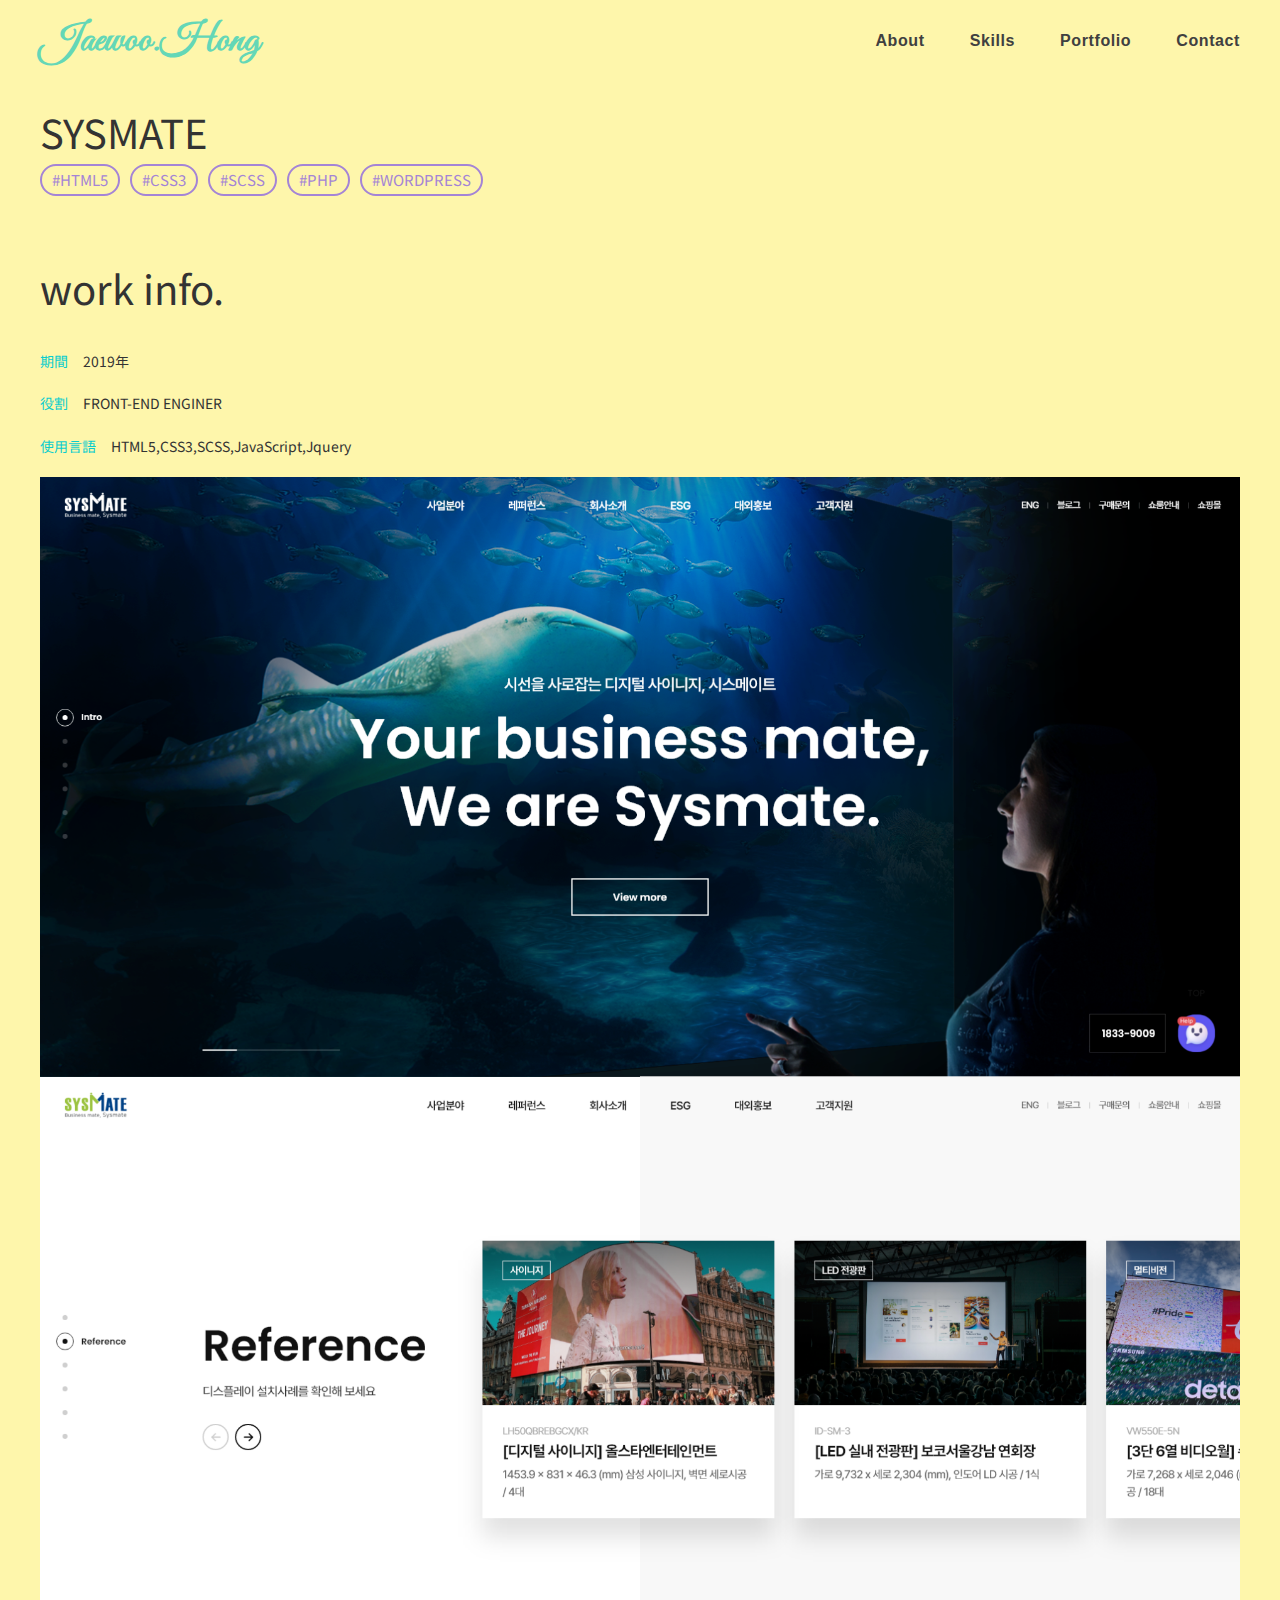
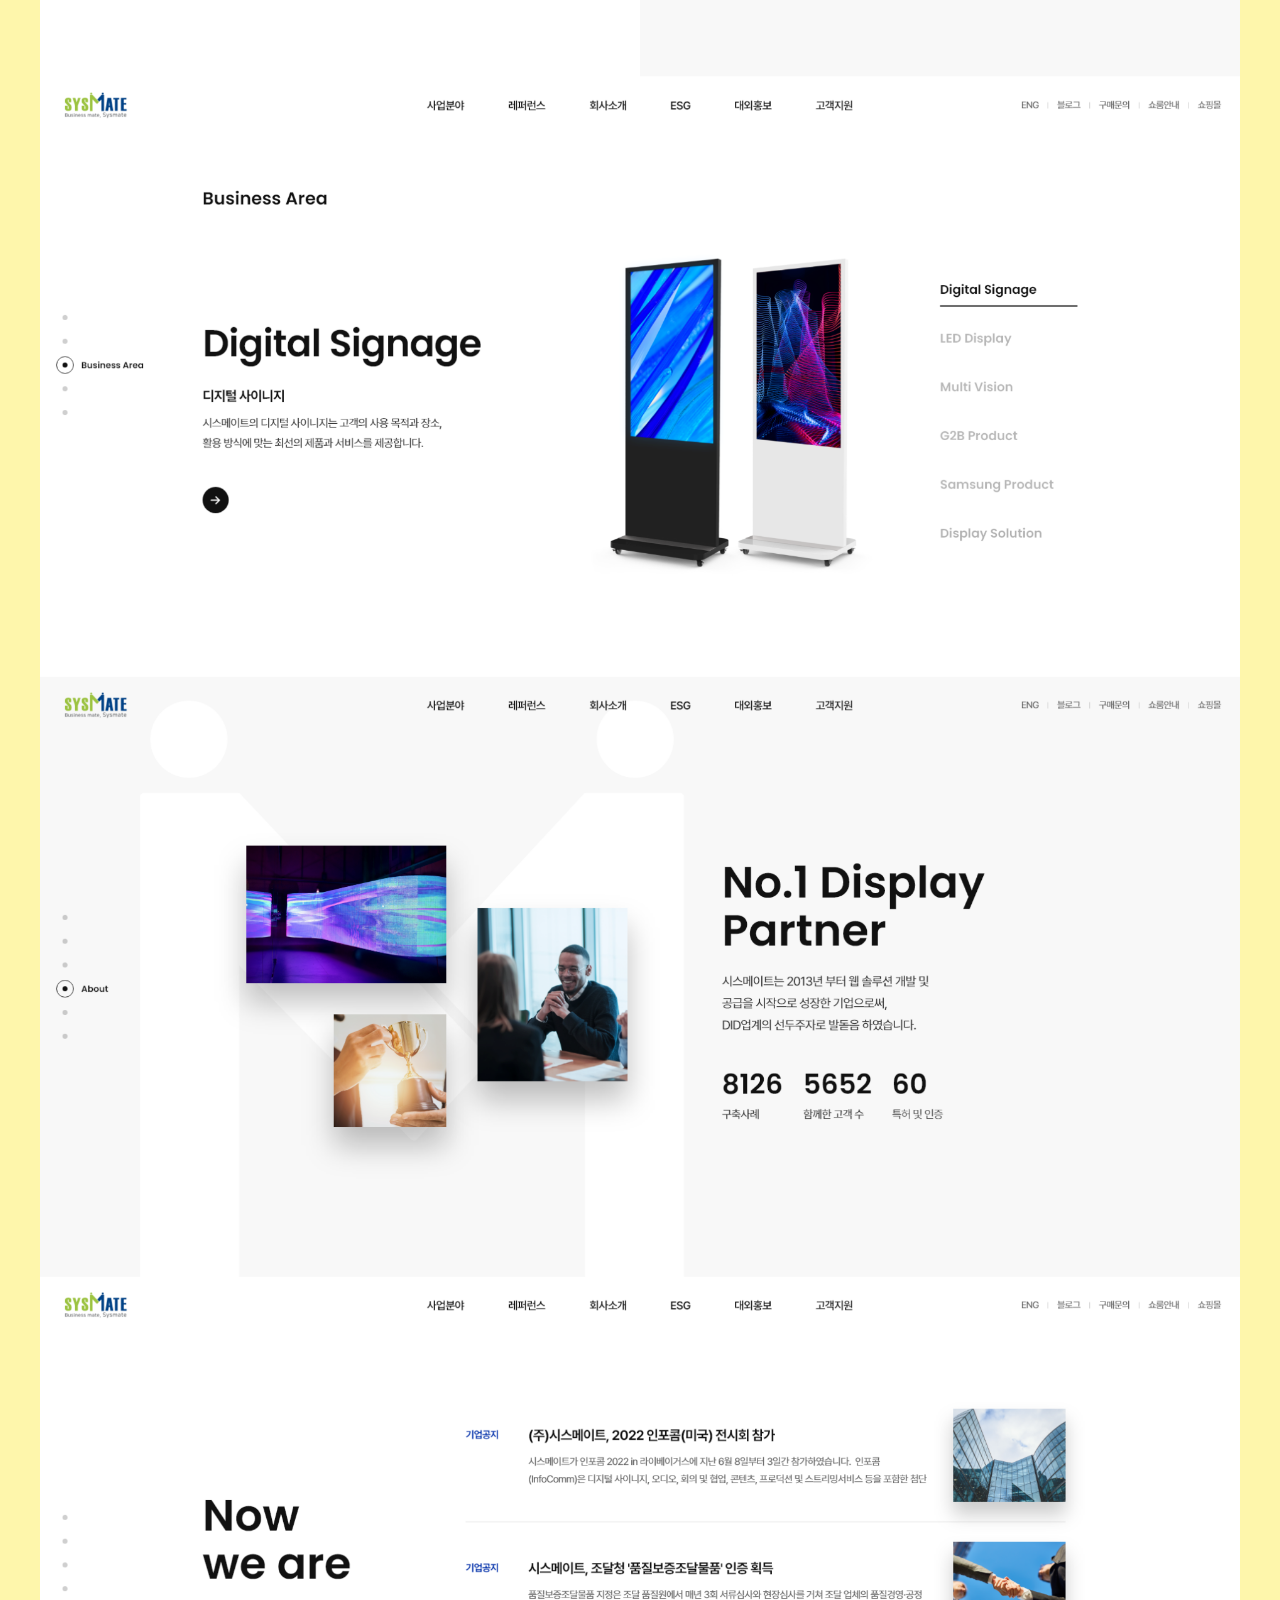
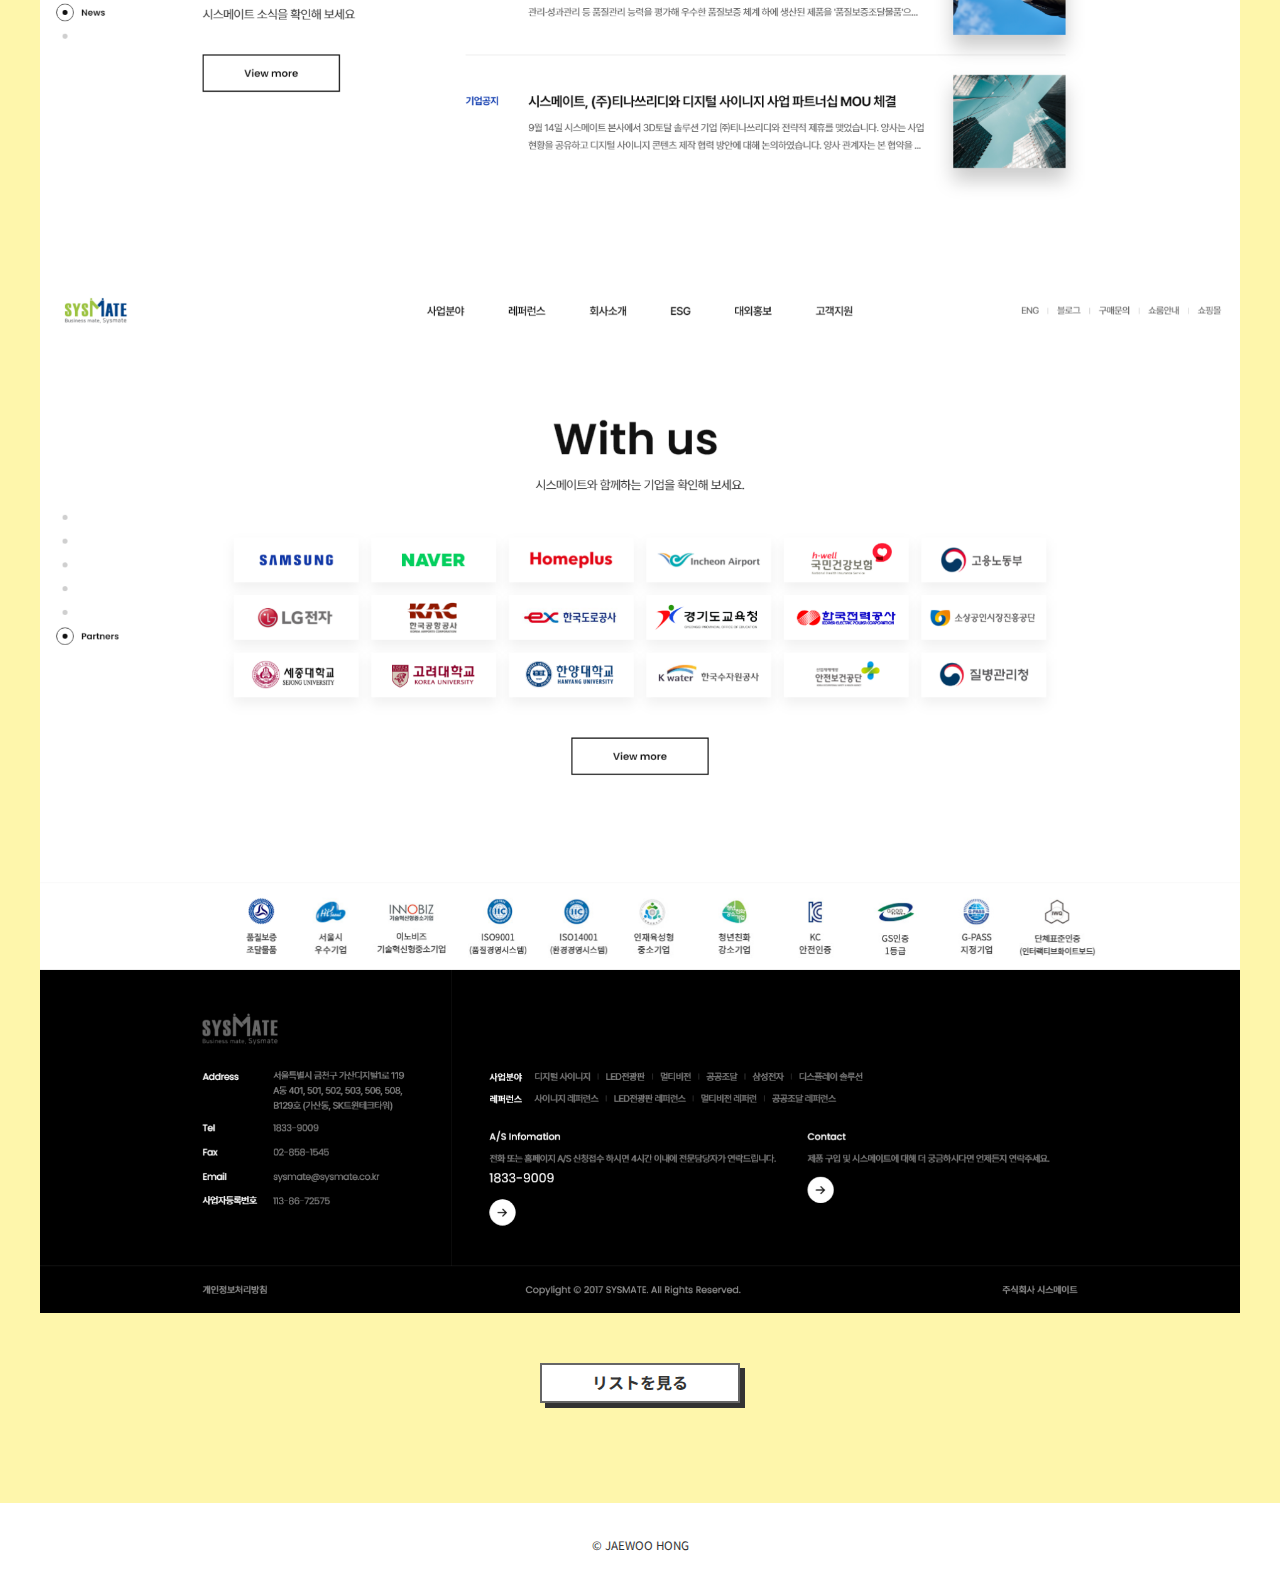
<file: sysmate.html>
<!DOCTYPE html>
<html>

<head>
  <meta charset="UTF-8">
  <meta http-equiv="X-UA-Compatible" content="IE=edge">
  <meta name="viewport" content="width=device-width, initial-scale=1.0">
  <title>JAEWOO.HONG</title>
  <link rel="stylesheet" href="./assets/css/reset.css">
  <link rel="stylesheet" href="./assets/css/style.css">
  <script src="https://cdnjs.cloudflare.com/ajax/libs/jquery/3.6.0/jquery.min.js"></script>
  <script src="./assets/js/script.js"></script>
</head>

<body>
  <header class="l-header pj">
    <div class="l-header__content">
      <h2 class="l-header__content__name">
        <a href="./index.html">Jaewoo.Hong</a>
      </h2>
      <div class="hamburger__toggle">
        <div>
          <span></span>
          <span></span>
          <span></span>
        </div>
      </div>
      <div class="l-header__content__menu">
        <ul class="l-header__content__menu__list">
          <li class="l-header__content__menu__list__item"><a href="./index.html#top">About</a></li>
          <li class="l-header__content__menu__list__item"><a href="./index.html#skills">Skills</a></li>
          <li class="l-header__content__menu__list__item"><a href="./index.html#works">Portfolio</a></li>
          <li class="l-header__content__menu__list__item"><a href="./index.html#contact">Contact</a></li>
        </ul>
      </div>
    </div>
  </header>
  <main class="p-sub">
    <section class="p-sub__content">
      <div class="p-sub__content__title">
        <h1>SYSMATE</h1>
      </div>
      <ul class="p-sub__content__tag">
        <li>#HTML5</li>
        <li>#CSS3</li>
        <li>#SCSS</li>
        <li>#PHP</li>
        <li>#WORDPRESS</li>
      </ul>
      <div class="p-sub__content__workinfo">
        <h2>work info.</h2>
        <ul>
          <li><span>期間</span>2019年</li>
          <li><span>役割</span>FRONT-END ENGINER</li>
          <li><span>使用言語</span>HTML5,CSS3,SCSS,JavaScript,Jquery</li>
        </ul>
      </div>
      <div class="p-sub__content__img">
        <img src="./assets/images/pj/sysmate.png" alt="">
      </div>
      <div class="p-sub__content__btn">
        <a class="p-sub__content__btn__link" href="./list.html">リストを見る</a>
      </div>
    </section>
  </main>
  <footer class="l-footer">
    <small>&copy; JAEWOO HONG</small>
  </footer>
</body>

</html>
</file>
<file: assets/css/style.css>
@import url('https://fonts.googleapis.com/css2?family=Gloria+Hallelujah&family=Great+Vibes&family=Noto+Sans+JP:wght@400;700&family=Righteous&display=swap');

html {
  color: #333;
  font-size: 62.5%;
  box-sizing: border-box;
  font-family: "Noto Sans JP", sans-serif;
}

html *,
html *:before,
html *:after {
  box-sizing: inherit;
}

body {
  line-height: 1.6;
  font-size: 14px;
  font-size: 1.4rem;
}

.c-title {
  color: #404040;
  font-size: 60px;
  font-weight: bold;
  font-family: 'Righteous', cursive;
  text-align: center;
  letter-spacing: 10px;
  background: -webkit-linear-gradient(-45deg,#6bc5f8,#cf59e6,#6bc5f8,#cf59e6);
  background: linear-gradient(-45deg,#6bc5f8,#cf59e6,#6bc5f8,#cf59e6);
  background-clip: text;
  -webkit-background-clip: text;
  -webkit-text-fill-color: transparent;
  background-size: 400% 400%;
  -webkit-animation: gradient 3s ease infinite;
  animation: gradient 3s ease infinite;
}
.c-title.white {
  background: -webkit-linear-gradient(-45deg,#6bc5f8,#dde659,#6bc5f8,#dde659);
  background: linear-gradient(-45deg,#6bc5f8,#dde659,#6bc5f8,#dde659);
  background-clip: text;
  -webkit-background-clip: text;
  -webkit-text-fill-color: transparent;
  background-size: 400% 400%;
  -webkit-animation: gradient 3s ease infinite;
  animation: gradient 3s ease infinite;
}
@media screen and (max-width: 425px) {
  .c-title {
    font-size: 12vw;
  }
}
.l-header {
  width: 100%;
  height: 72px;
  display: flex;
  position: absolute;
  left: 0;
  z-index: 999;
}
.l-header .l-header__content {
  width: 100%;
  max-width: 1200px;
  margin: 0 auto;
  padding-top: 10px;
  display: flex;
  justify-content: space-between;
}
.l-header .l-header__content .l-header__content__name {
  font-size: 40px;
  font-weight: bold;
  display: flex;
  align-items: center;
  font-family: 'Great Vibes', cursive;
  cursor: pointer;
}
.l-header .l-header__content .l-header__content__name a {
  color: #64d7b7;
}
.l-header .l-header__content .l-header__content__menu {
  display: flex;
}
.l-header .l-header__content .l-header__content__menu__list {
  display: flex;
  align-items: center;
}
.l-header .l-header__content .l-header__content__menu__list .l-header__content__menu__list__item a {
  color: #404040;
  font-size: 16px;
  font-weight: bold;
  margin-left: 45px;
  font-family: "Poppins", sans-serif;
  letter-spacing: .06rem;
}
.l-header .l-header__content .l-header__content__menu__list .l-header__content__menu__list__item a:hover {
  color: #cf59e6;
}
.hamburger__toggle {
  position: absolute;
  top: 24px;
  right: 30px;
  height: 32px;
  cursor: pointer;
  z-index: 1000;
  display: none;
}
.hamburger__toggle > div {
  position: relative;
  width: 36px;
}
.hamburger__toggle span {
  width: 100%;
  height: 1px;
  left: 0;
  display: block;
  background: #fff;
  position: absolute;
  -webkit-transition: top 0.5s ease, -webkit-transform 0.6s ease-in-out;
  transition: top 0.5s ease, -webkit-transform 0.6s ease-in-out;
  transition: transform 0.6s ease-in-out, top 0.5s ease;
  transition: transform 0.6s ease-in-out, top 0.5s ease, -webkit-transform 0.6s ease-in-out;
}
.hamburger__toggle span:nth-child(1) {
  top: 0;
}
.hamburger__toggle span:nth-child(2) {
  top: 14px;
}
.hamburger__toggle span:nth-child(3) {
  top: 28px;
}
.hamburger__toggle span:hover span:nth-child(1) {
  top: 4px;
}
.hamburger__toggle span:hover span:nth-child(3) {
  top: 23px;
}
.open {
  overflow: hidden;
}
.open .hamburger__toggle span {
  background: #505050;
}
.open .hamburger__toggle span:nth-child(1) {
  top: 15px;
  -webkit-transform: rotate(45deg);
          transform: rotate(45deg);
}
.open .hamburger__toggle span:nth-child(2) {
  top: 15px;
  width: 0;
  left: 50%;
}
.open .hamburger__toggle span:nth-child(3) {
  top: 15px;
  -webkit-transform: rotate(-45deg);
          transform: rotate(-45deg);
}
@media screen and (max-width: 425px) {
  .l-header .l-header__content .l-header__content__name a {
    color: #fff;
    font-size: 36px;
  }
  .l-header.pj .l-header__content .l-header__content__name a {
    color: #64d7b7;
  }
  .hamburger__toggle {
    display: block;
  }
  .pj .hamburger__toggle span {
    background: #64d7b7;
  }
  .l-header__content__menu {
    width: 100%;
    height: 100vh;
    visibility: hidden;
    opacity: 0;
    background: #fff;
    position: absolute;
    top: 0;
    left: 0;
  }
  .l-header__content__menu__list {
    position: absolute;
    top: 50%;
    left: 50%;
    transform: translate(-50%, -50%);
    display: flex;
    flex-wrap: wrap;
  }
  .l-header__content__menu__list__item {
    width: 100%;
    text-align: center;
    margin-bottom: 30px;
  }
  .l-header .l-header__content .l-header__content__menu__list .l-header__content__menu__list__item a {
    margin-left: 0;
    display: block;
  }
  .open .l-header__content__menu {
    visibility: visible;
    opacity: 1;
  }
}

@media screen and (max-width: 768px) {
  .l-header {
    width: 100%;
  }
  .l-header .l-header__content {
    align-items: center;
    padding-left: 5%;
    padding-right: 5%;
  }
  .l-header .l-header__content .l-header__content__menu-sp__menu {
    display: flex;
    color: white;
    font-family: 'Poppins', sans-serif;
  }
}

/****************************************/
/****************************************/
/****************************************/

.p-main__top {
  width: 100%;
  height: 100vh;
  background: rgb(255,255,255);
  background: linear-gradient(90deg, rgba(255,255,255,1) 32%, rgba(100,215,183,1) 32%);
}
.p-main__top .p-main__top__container {
  width: 100%;
  max-width: 1200px;
  position: absolute;
  top: 50%;
  left: 50%;
  transform: translate(-50%, -50%);
  display: flex;
  justify-content: space-between;
  align-items: center;
  font-family: 'Righteous', cursive;
}
.p-main__top .p-main__top__container .p-main__top__container__introduction {
  width: 30%;
  color: #fff;
}
.p-main__top .p-main__top__container .p-main__top__container__introduction .p-main__top__container__introduction__h1 {
  font-weight: bold;
  overflow: hidden;
  font-size: 50px;
  line-height: 1.2;
}
.p-main__top .p-main__top__container .p-main__top__container__introduction .p-main__top__container__introduction__occupation {
  padding-bottom: 50px;
  font-weight: bold;
  font-size: 20px;
}

.p-main__top .p-main__top__container .p-main__top__container__introduction .p-main__top__container__introduction__details {
  font-size: 60px;
  font-weight: bold;
  line-height: normal;
  color: #404040;
}

.p-main__top .p-main__top__container .p-main__top__container__introduction .p-main__top__container__introduction__details span {
  background: -webkit-linear-gradient(-45deg,#6bc5f8,#cf59e6,#6bc5f8,#cf59e6);
  background: linear-gradient(-45deg,#6bc5f8,#cf59e6,#6bc5f8,#cf59e6);
  background-clip: text;
  -webkit-background-clip: text;
  -webkit-text-fill-color: transparent;
  background-size: 400% 400%;
  -webkit-animation: gradient 3s ease infinite;
  animation: gradient 3s ease infinite;
}

@keyframes gradient {
  0% {
      background-position: 0 50%
  }

  50% {
      background-position: 100% 50%
  }

  to {
      background-position: 0 50%
  }
}

.p-main__top .p-main__top__container .p-main__top__container__img {
  max-width: 50%;
  height: auto;
  position: relative;
}
.p-main__top .p-main__top__container .p-main__top__container__img img {
  max-width: 100%;
}
.mainimg {
  position: relative;
  z-index: 2;
}
.balloon02 {
  position: absolute;
  right: -2%;
  top: 16%;
  width: 17%;
  animation: horizontal 1s ease-in-out infinite alternate;
  z-index: 2;
}
.balloon03 {
  position: absolute;
  right: -7%;
  top: 33%;
  width: 17%;
  animation: vertical 1s ease-in-out infinite alternate;
  z-index: 2;
}
.gear01 {
  position: absolute;
  left: 1%;
  top: 16%;
  width: 24%;
  -webkit-animation: spin 5s linear infinite;
  -moz-animation: spin 5s linear infinite;
  -ms-animation: spin 5s linear infinite;
  -o-animation: spin 5s linear infinite;
  animation: spin 5s linear infinite;
}
.gear02 {
  position: absolute;
  right: -13%;
  top: 66%;
  width: 24%;
  -webkit-animation: spin 5s linear infinite;
  -moz-animation: spin 5s linear infinite;
  -ms-animation: spin 5s linear infinite;
  -o-animation: spin 5s linear infinite;
  animation: spin 5s linear infinite;
}
.bar01 {
  position: absolute;
  left: 43%;
  top: 21%;
  width: 25%;
  z-index: 2;
  animation: slider-animation 2s linear infinite;
}
.bar02 {
  position: absolute;
  left: 50%;
  top: 27%;
  width: 27%;
  z-index: 2;
  animation: slider-animation2 2s linear infinite;
}
.bar03 {
  position: absolute;
  left: 55%;
  top: 34%;
  width: 25%;
  z-index: 2;
  animation: slider-animation 2s linear infinite;
}
.bar04 {
  position: absolute;
  left: 50%;
  top: 41%;
  width: 27%;
  z-index: 2;
  animation: slider-animation2 2s linear infinite;
}
.bar05 {
  position: absolute;
  left: 43%;
  top: 48%;
  width: 25%;
  z-index: 2;
  animation: slider-animation 2s linear infinite;
}
@keyframes horizontal {
  0% { transform:translateX( -3px); }
100% { transform:translateX(  0px); }
}
@keyframes vertical {
  0% { transform:translateY(-10px); }
100% { transform:translateY(  0px); }
}

@keyframes spin {
0%  {transform: rotate(0);}
100%  {transform: rotate(360deg);}
}

@keyframes slider-animation {
  0%, 100% { transform:translateX(0); }
  50% { transform:translateX(10px); }
}
@keyframes slider-animation2 {
  0%, 100% { transform:translateX(0); }
  50% { transform:translateX(-10px); }
}
.p-main__top .p-main__top__scroll {
  position: absolute;
  left: 50%;
  bottom: 30px;
  transform: translateX(-50%);
  z-index: 100;
}
.p-main__top .p-main__top__scroll .p-main__top__scroll__title {
  width: 4rem;
  height: 7rem;
  border-radius: 10rem;
  border: 0.3rem solid #fff;
  font-size: 25px;
  color: #fff;
  margin: 0 auto;
}
.p-main__top .p-main__top__scroll .p-main__top__scroll__title .p-main__top__scroll__title__indicate {
  display: flex;
  justify-content: center;
  animation-name: indicate;
  animation-iteration-count: infinite;
  animation-duration: 1s;
  animation-timing-function: linear;
}
@keyframes indicate {
  from {
    margin-top: 0;
  }

  to {
    margin-top: 15px;
  }
}
.p-main__top .p-main__top__scroll .p-main__top__scroll__indicate {
  font-size: 1.5rem;
  font-weight: 800;
  color: rgb(255, 255, 255);
  text-align: center;
  z-index: 99;
  margin-top: 10px;
}
@media screen and (max-width: 425px) {
  .p-main__top {
    background: #64d7b7;
    padding-top: 100px;
  }
  .p-main__top .p-main__top__container {
    display: block;
    position: unset;
    transform: unset;
  }
  .p-main__top .p-main__top__container .p-main__top__container__img {
    margin: 0 auto;
    margin-right: 28%;
  }
  .p-main__top .p-main__top__container .p-main__top__container__introduction {
    width: 100%;
    text-align: center;
  }
  .p-main__top .p-main__top__container .p-main__top__container__introduction .p-main__top__container__introduction__h1 {
    font-size: 6vw;
  }
  .p-main__top .p-main__top__container .p-main__top__container__introduction .p-main__top__container__introduction__occupation {
    padding-bottom: 20px;
  }
  .p-main__top .p-main__top__container .p-main__top__container__introduction .p-main__top__container__introduction__details {
    font-size: 8vw;
  }
}


/* section about */
.p-main .p-main__introduction {
  width: 100%;
  background-color: #fef6ab;
  padding-top: 150px;
  padding-bottom: 150px;
}
.p-main .p-main__introduction .p-main__introduction__content {
  width: 100%;
  max-width: 1200px;
  display: flex;
  align-items: center;
  margin: 50px auto 0;
  gap: 50px;
}
.p-main .p-main__introduction .p-main__introduction__content .p-main__introduction__content__photo {
  max-width: 360px;
  width: 100%;
}
.p-main .p-main__introduction .p-main__introduction__content .p-main__introduction__content__photo img {
  width: 100%;
  border-radius: 5px;
}
.p-main .p-main__introduction .p-main__introduction__content .p-main__introduction__content__des {
  width: calc(100% - 360px);
  font-size: 20px;
  line-height: 2.8;
}
@media screen and (max-width: 425px) {
  .p-main .p-main__introduction {
    padding: 30px 20px;
  }
  .p-main .p-main__introduction .p-main__introduction__content {
    display: block;
  }
  .p-main .p-main__introduction .p-main__introduction__content .p-main__introduction__content__photo {
    margin: 0 auto;
  }
  .p-main .p-main__introduction .p-main__introduction__content .p-main__introduction__content__des {
    width: 100%;
    line-height: 1.8;
    margin-top: 20px;
  }
}

/* section skills */
.p-main__skills {
  width: 100%;
  background-color: #ffdecc;
  padding-top: 150px;
  padding-bottom: 150px;
}
.p-main__skills .p-main__skills__container {
  width: 100%;
  max-width: 1200px;
  margin: 0 auto;
}
.p-main__skills .p-main__skills__container .p-main__skills__container__contents {
  width: 100%;
  display: flex;
  justify-content: space-between;
  flex-wrap: wrap;
  margin-top: 50px;
}
.p-main__skills .p-main__skills__container .p-main__skills__container__contents .p-main__skills__container__contents__items {
  width: 45%;
  margin-bottom: 50px;
  position: relative;
}
.p-main__skills .p-main__skills__container .p-main__skills__container__contents .p-main__skills__container__contents__items:nth-of-type(odd) {
  margin-right: 5%;
}
.p-main__skills__container .p-main__skills__container__contents .p-main__skills__container__contents__items__p {
  position: relative;
  z-index: 20;
  font-size: 20px;
  padding-bottom: 15px;
  font-weight: bold;
  letter-spacing: 2px;
}
.p-main__skills .p-main__skills__container .p-main__skills__container__contents .p-main__skills__container__contents__items__tooltip {
  position: absolute;
  padding: 5px 8px;
  border-radius: 5px;
  font-size: 14px;
  background: #fff;
  color: #00d4c0;
  top: 3%;
  right: 5%;
  transform: translate(-5%, -3%);
}
.p-main__skills .p-main__skills__container .p-main__skills__container__contents .p-main__skills__container__contents__items__container {
  width: 100%;
  height: 20px;
  background: #fff;
  border-radius: 20px;
  position: relative;
}
.p-main__skills .p-main__skills__container .p-main__skills__container__contents .p-main__skills__container__contents__items__container .p-main__skills__container__contents__items__container__bar {
  width: 0px;
  height: 20px;
  background: #64d7b7;
  border-radius: 20px;
}
.htmlbar {
  width: 100%;
}
.sassbar {
  width: 90%;
}
.jsbar {
  width: 80%;
}
.wpbar {
  width: 80%;
}
.aibar {
  width: 50%;
}
.phbar {
  width: 60%;
}
.p-main__skills__container__icon {
  width: 100%;
  max-width: 1200px;
  margin: 0 auto;
  display: flex;
  justify-content: space-between;
}
.p-main__skills__container__icon .skill {
  width: 50px;
}
.p-main__skills__container__icon .skill img {
  width: 100%;
}
@media screen and (max-width: 425px) {
  .p-main__skills {
    padding: 30px 20px;
  }
  .p-main__skills .p-main__skills__container .p-main__skills__container__contents {
    display: block;
  }
  .p-main__skills .p-main__skills__container .p-main__skills__container__contents .p-main__skills__container__contents__items {
    width: 100%;
  }
  .p-main__skills__container__icon .skill {
    width: 30px;
  }
}

/* section works */
.p-main .p-main__works {
  width: 100%;
  background-color: #a484d6;
  padding-top: 150px;
  padding-bottom: 150px;
}
.p-main .p-main__works .p-main__works__container {
  width: 100%;
  max-width: 1200px;
  margin: 0 auto;
}
.p-main__works .p-main__works__container .p-main__works__container__flex {
  display: flex;
  flex-wrap: wrap;
  justify-content: space-between;
  gap: 50px;
  margin-top: 50px;
}
.p-main__works .p-main__works__container .p-main__works__container__flex .p-main__works__container__flex__photo {
  width: calc((100% / 3) - 50px);
  margin-bottom: 50px;
  text-align: center;
  background: #fff;
  padding: 64px 16px 16px;
  border-radius: 20px;
  border: solid 2px #666;
  position: relative;
  box-shadow: 5px 5px #333;
}
.p-main__works .p-main__works__container .p-main__works__container__flex .p-main__works__container__flex__photo:before {
  position: absolute;
  content: "";
  width: 64px;
  left: 16px;
  height: 24px;
  top: 8px;
  z-index: 2;
  background-repeat: no-repeat;
  background-image: url("data:image/svg+xml,%3Csvg xmlns='http://www.w3.org/2000/svg' viewBox='0 0 80 21'%3E%3Cg id='Layer_1' data-name='Layer 1'%3E%3Ccircle cx='10' cy='10' r='10' fill='%23404040'/%3E%3Ccircle cx='40' cy='10' r='10' fill='%23404040'/%3E%3Ccircle cx='70' cy='10' r='10' fill='%23404040'/%3E%3C/g%3E%3C/svg%3E%0A");
}
.p-main__works .p-main__works__container .p-main__works__container__flex .p-main__works__container__flex__photo:after {
  position: absolute;
  content: "";
  width: 100%;
  left: 0;
  right: 0;
  height: 2px;
  background-color: #666;
  top: 32px;
}
.p-main__works .p-main__works__container .p-main__works__container__flex .p-main__works__container__flex__photo .p-main__works__container__flex__photo__img {
  width: 100%;
  height: auto;
  border-radius: 8px;
}
.p-main__works .p-main__works__container .p-main__works__container__flex .p-main__works__container__flex__photo .p-main__works__container__flex__photo__img a {
  display: block;
}
.p-main__works .p-main__works__container .p-main__works__container__flex .p-main__works__container__flex__photo .p-main__works__container__flex__photo__img img {
  max-width: 100%;
  width: auto;
  height: auto;
  border-radius: 5px;
}
.p-main__works .p-main__works__container .p-main__works__container__flex .p-main__works__container__flex__photo .p-main__works__container__flex__photo__text__p {
  color: #333;
  margin: 20px 0 20px;
  display: flex;
  font-size: 14px;
  font-weight: bold;
}
.p-main__works .p-main__works__container .p-main__works__container__flex .p-main__works__container__flex__photo .p-main__works__container__flex__photo__items {
  display: flex;
  flex-wrap: wrap;
}
.p-main__works .p-main__works__container .p-main__works__container__flex .p-main__works__container__flex__photo .p-main__works__container__flex__photo__items p {
  padding: 5px 10px;
  color: #fff;
  background: rgba(21, 155, 154, 0.831372549);
  border-radius: 15px;
  font-size: 13px;
  margin-right: 10px;
  margin-bottom: 5px;
}
.p-main__works__container__btn {
  max-width: 200px;
  width: 100%;
  margin: 0 auto;
  box-shadow: 5px 5px #333;
}
.p-main__works__container__btn a {
  max-width: 200px;
  width: 100%;
  background: #fff;
  border: 2px solid #666;
  height: 40px;
  display: block;
  font-size: 16px;
  font-weight: bold;
  display: flex;
  justify-content: center;
  align-items: center;
  transform: translate(0, 0);
  transition: transform .2s cubic-bezier(.34,1.56,.64,1);
}
.p-main__works__container__btn a:hover {
  position: relative;
  transform: translate(5px, 5px);
}
@media screen and (max-width: 425px) {
  .p-main .p-main__works {
    padding: 30px 20px;
  }
  .slick-prev,
  .slick-next {
    display: none !important;
  }
}

/* section contact */
.p-main .p-main__contact {
  width: 100%;
  background-color: #64d7b7;
  padding-top: 150px;
  padding-bottom: 150px;
}
.p-main .p-main__contact .p-main__contact__container {
  width: 100%;
  max-width: 1200px;
  margin: 0 auto;
}
.p-main__contact__container__text {
  margin-top: 50px;
}
.p-main__contact__container__text__eng {
  color: #fff;
  font-size: 36px;
  font-weight: bold;
  font-style: italic;
  line-height: 1.2em;
  font-family: 'Righteous', cursive;
}
.p-main__contact__container__text__jp {
  font-size: 16px;
  margin-top: 20px;
  color: #333;
}
@media screen and (max-width: 425px) {
  .p-main .p-main__contact {
    padding: 30px 20px;
  }
}

.l-footer {
  padding-top: 30px;
  padding-bottom: 30px;
  text-align: center;
}


/* sub page */
.p-sub {
  width: 100%;
  padding-top: 100px;
  background-color: #fef6ab;
}
.p-sub__content {
  max-width: 1200px;
  width: 100%;
  margin: 0 auto;
  padding-bottom: 50px;
}
.p-sub__content__title {
  font-size: 40px;
  font-weight: bold;
}
.p-sub__content__title p {
  font-size: 23px;
  font-weight: normal;
}
.p-sub__content__tag {
  font-size: 15px;
  display: flex;
  flex-wrap: wrap;
}
.p-sub__content__tag li {
  padding: 0.2rem 1rem;
  color: #a484d6;
  border: 0.2rem solid #a484d6;
  border-radius: 10rem;
  margin-right: 10px;
  margin-bottom: 10px;
}
.p-sub__content__overview {
  margin-top: 50px;
}
.p-sub__content__overview h2 {
  font-size: 40px;
  margin-bottom: 30px;
}
.p-sub__content__overview p {
  font-size: 1.8rem;
  color: #333;
  text-align: justify;
  line-height: 39px;
}
.p-sub__content__workinfo {
  margin-top: 50px;
}
.p-sub__content__workinfo h2 {
  font-size: 40px;
  margin-bottom: 30px;
}
.p-sub__content__workinfo ul li {
  margin-bottom: 20px;
  color: #333;
}
.p-sub__content__workinfo ul li span {
  color: rgb(10, 205, 206);
  margin-right: 15px;
}
.p-sub__content__img {
  width: 100%;
}
.p-sub__content__img img {
  width: 100%;
}
.p-sub__content__btn {
  max-width: 200px;
  width: 100%;
  margin: 50px auto;
  box-shadow: 5px 5px #333;
}
.p-sub__content__btn__link {
  max-width: 200px;
  width: 100%;
  background: #fff;
  border: 2px solid #666;
  height: 40px;
  display: block;
  font-size: 16px;
  font-weight: bold;
  display: flex;
  justify-content: center;
  align-items: center;
  transform: translate(0, 0);
  transition: transform .2s cubic-bezier(.34,1.56,.64,1);
}
.p-sub__content__btn__link:hover {
  position: relative;
  transform: translate(5px, 5px);
}

@media screen and (max-width: 425px) {
  .p-sub__content {
    padding-right: 20px;
    padding-left: 20px;
  }
  .p-list .p-main__works {
    padding-top: 100px;
  }
  .p-list .p-main__works .p-main__works__container__flex {
    display: block !important;
  }
  .p-list .p-main__works .p-main__works__container__flex__photo {
    width: 100% !important;
  }
}

.slick-slide {
  margin: 0 15px;
}
.slick-list {
  margin: 0 -15px;
}
.slick-dots {
  bottom: 0 !important;
}
.slick-arrow:before {
  content: "" !important;
  width: 100% !important;
  height: 100% !important;
  position: absolute;
  top: 0;
  left: 0;
  z-index: 100;
}
.slick-prev:before {
  position: absolute;
  content: "";
  left: -20px;
  top: 50%;
  width: 16px;
  height: 16px;
  border-top: 1px #fff solid;
  border-right: 1px #fff solid;
  -webkit-transform: rotate(225deg);
  transform: rotate(225deg);
  -webkit-transform-origin: right top;
  transform-origin: right top;
  opacity: 1;
  z-index: 100;
}
.slick-next:before {
  position: absolute;
  content: "";
  top: 50%;
  width: 16px;
  height: 16px;
  border-top: 1px #fff solid;
  border-right: 1px #fff solid;
  -webkit-transform: rotate(45deg);
  transform: rotate(45deg);
  -webkit-transform-origin: right top;
  transform-origin: right top;
  opacity: 1;
  background-size: contain !important;
  z-index: 100;
}
</file>
